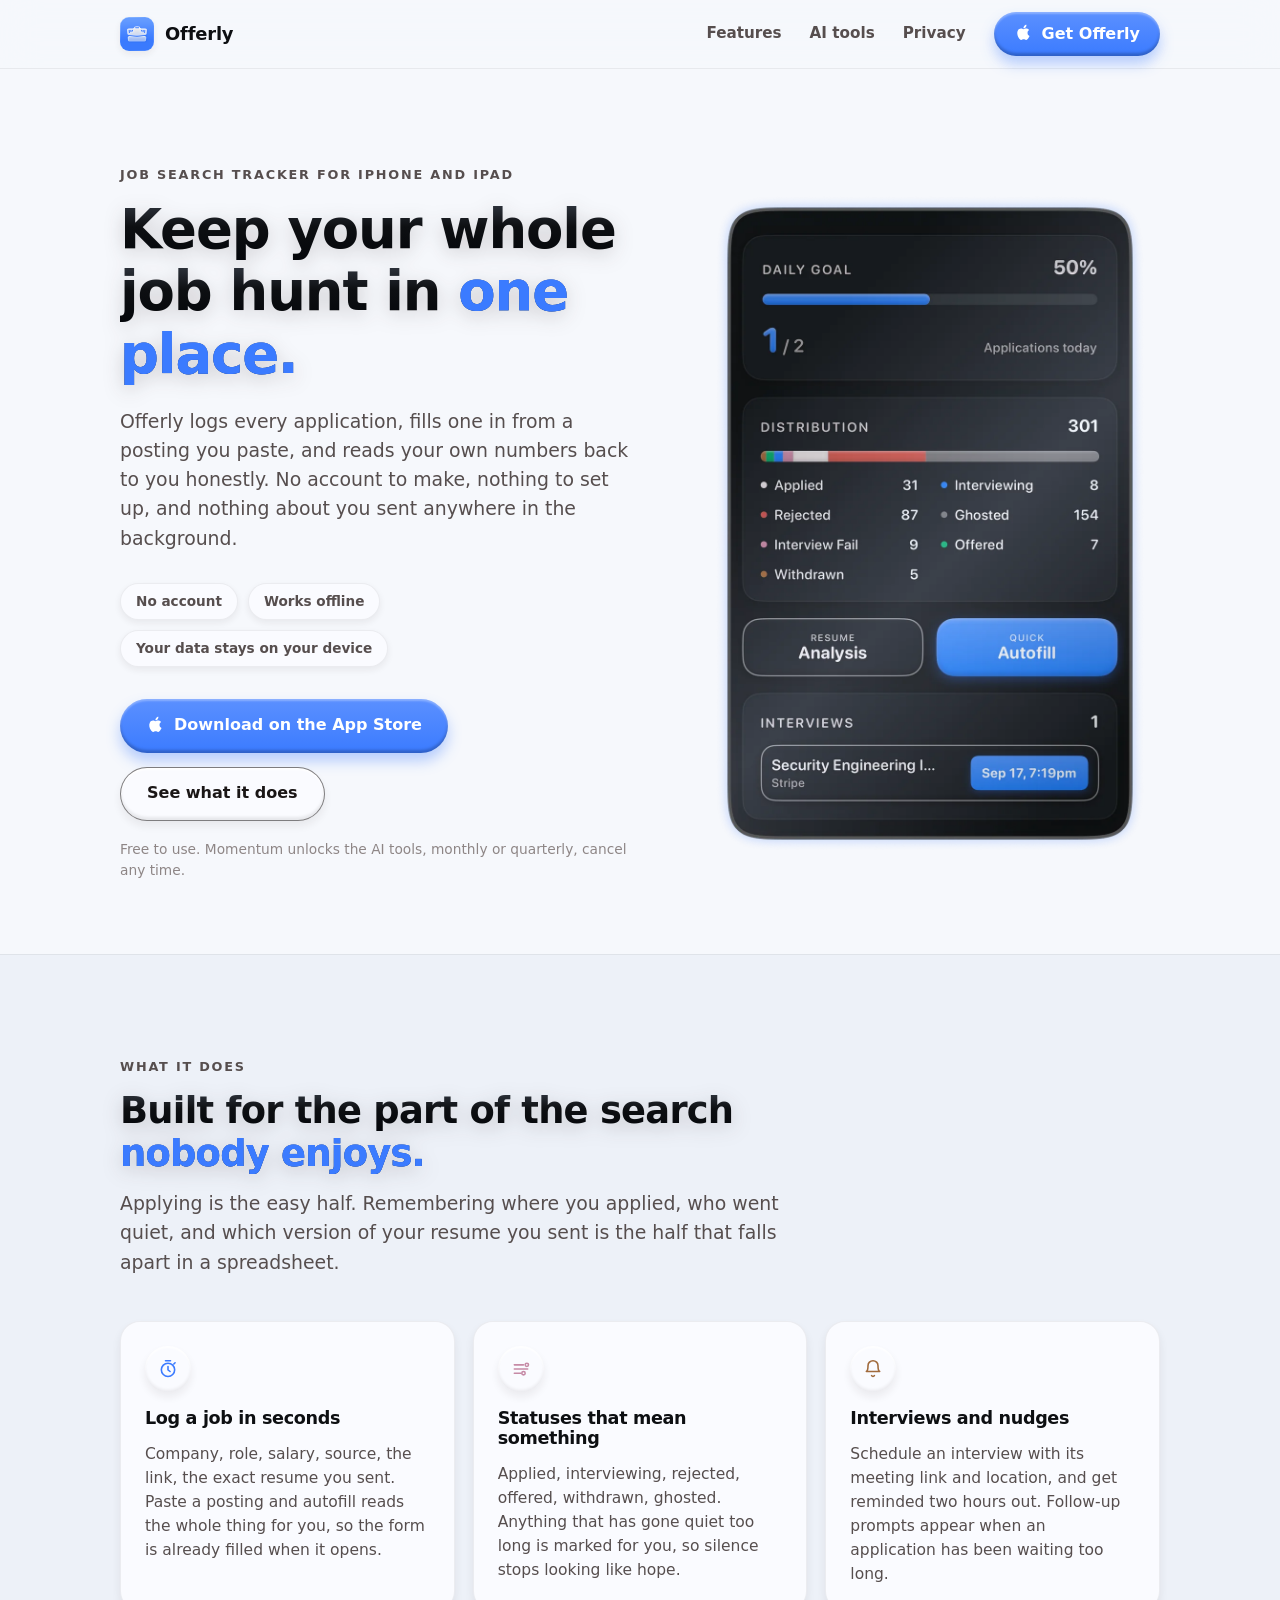
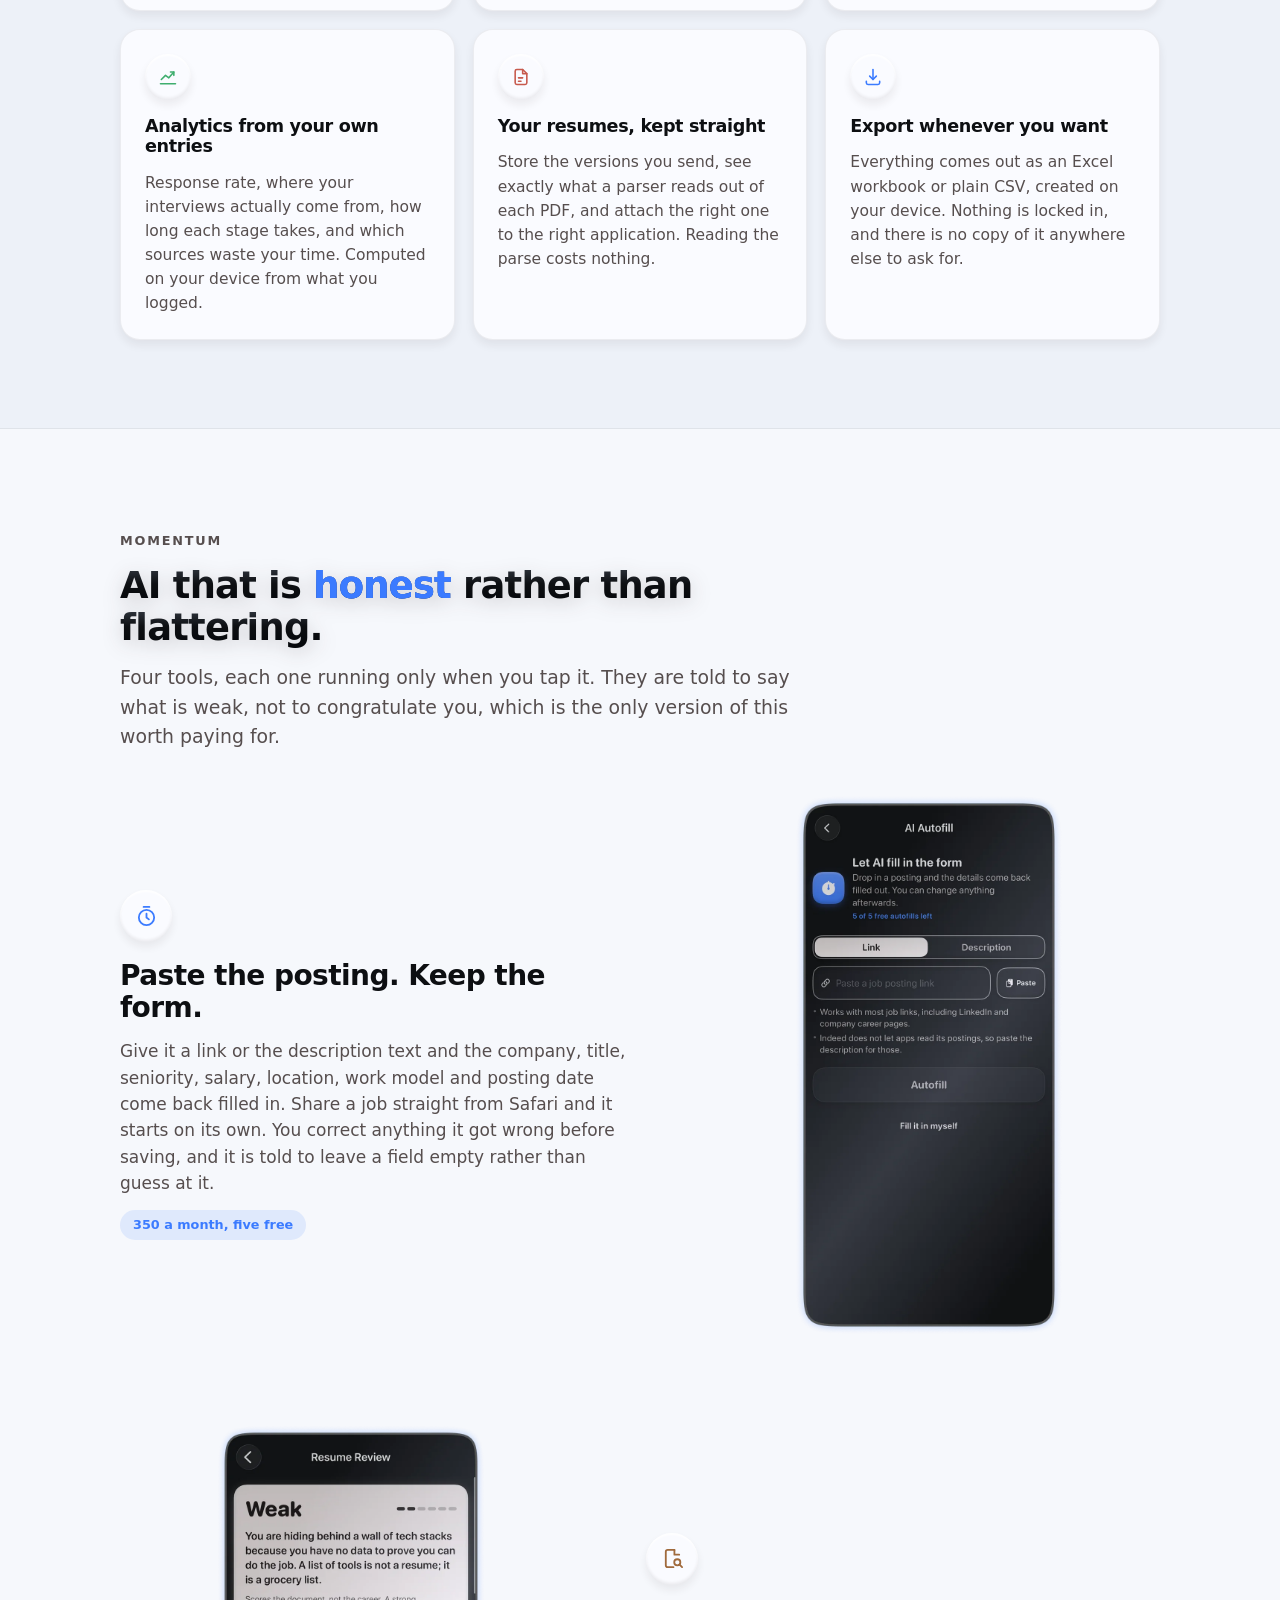
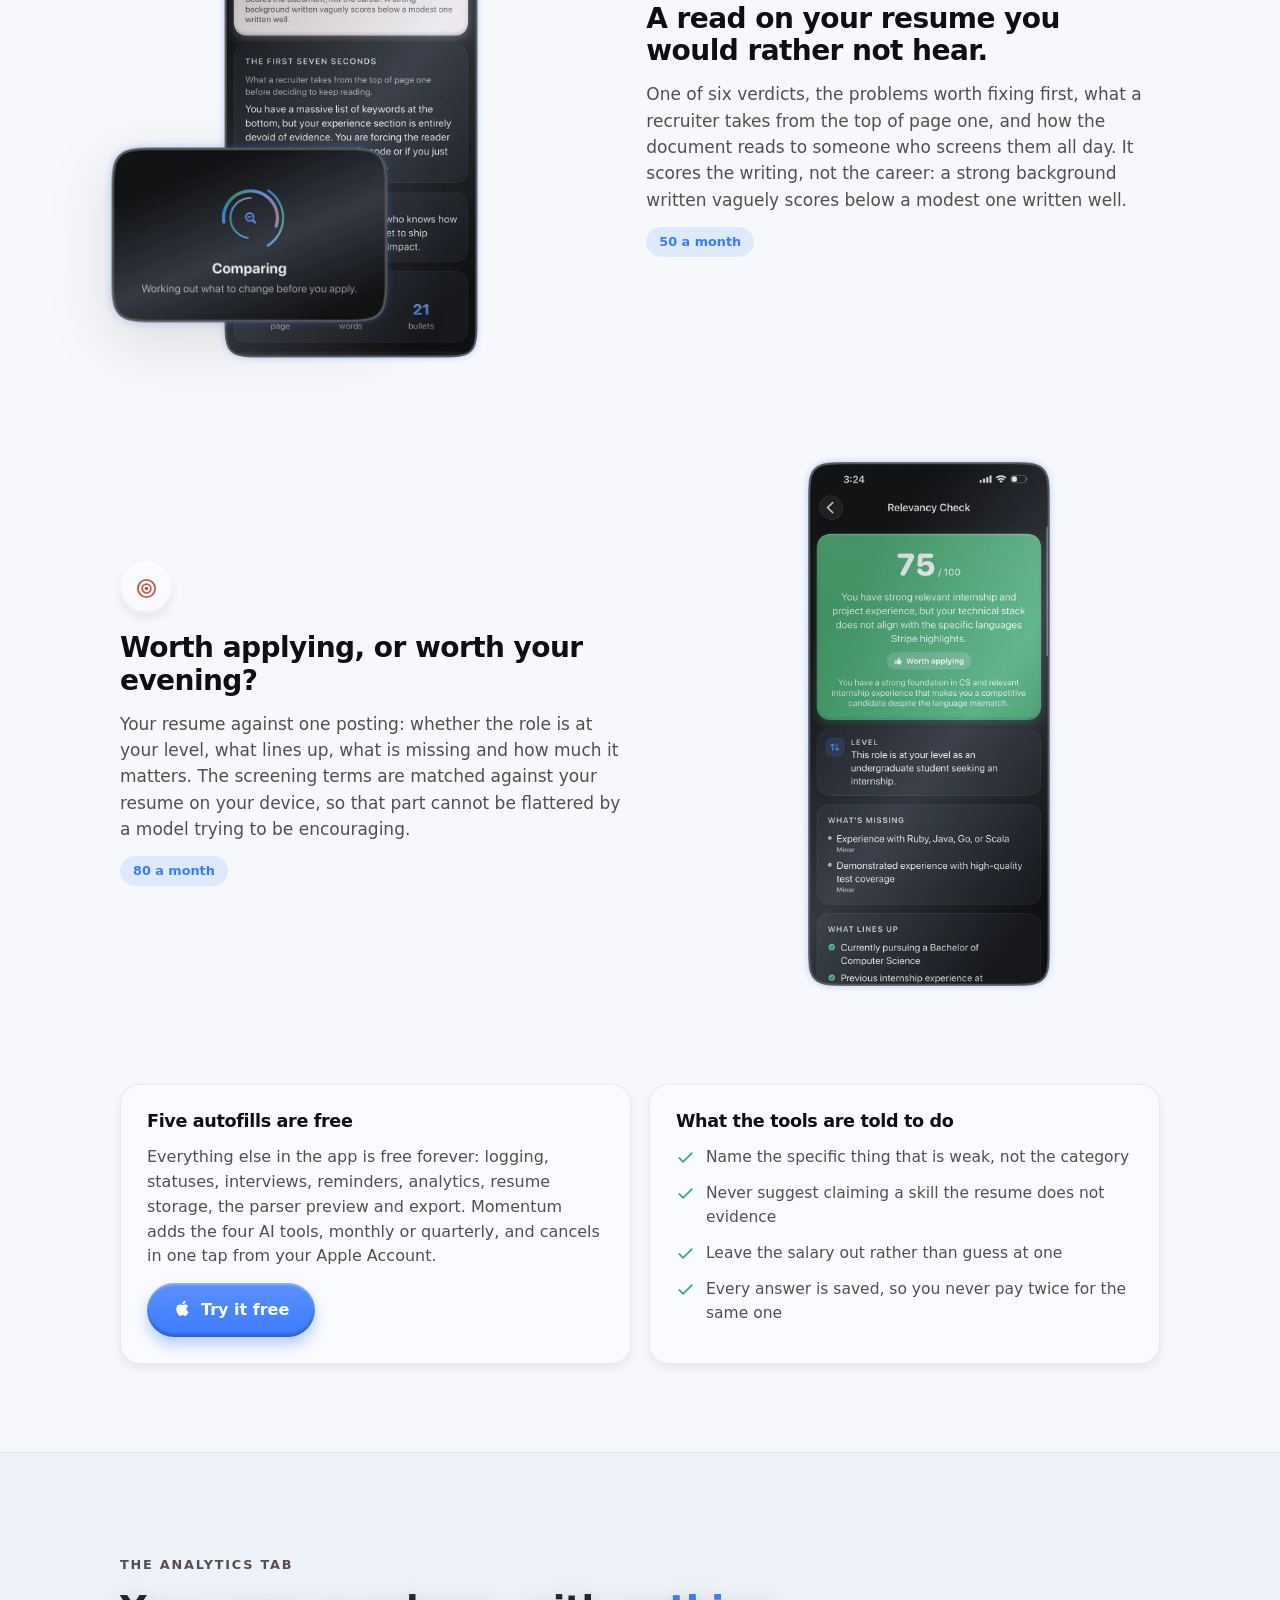
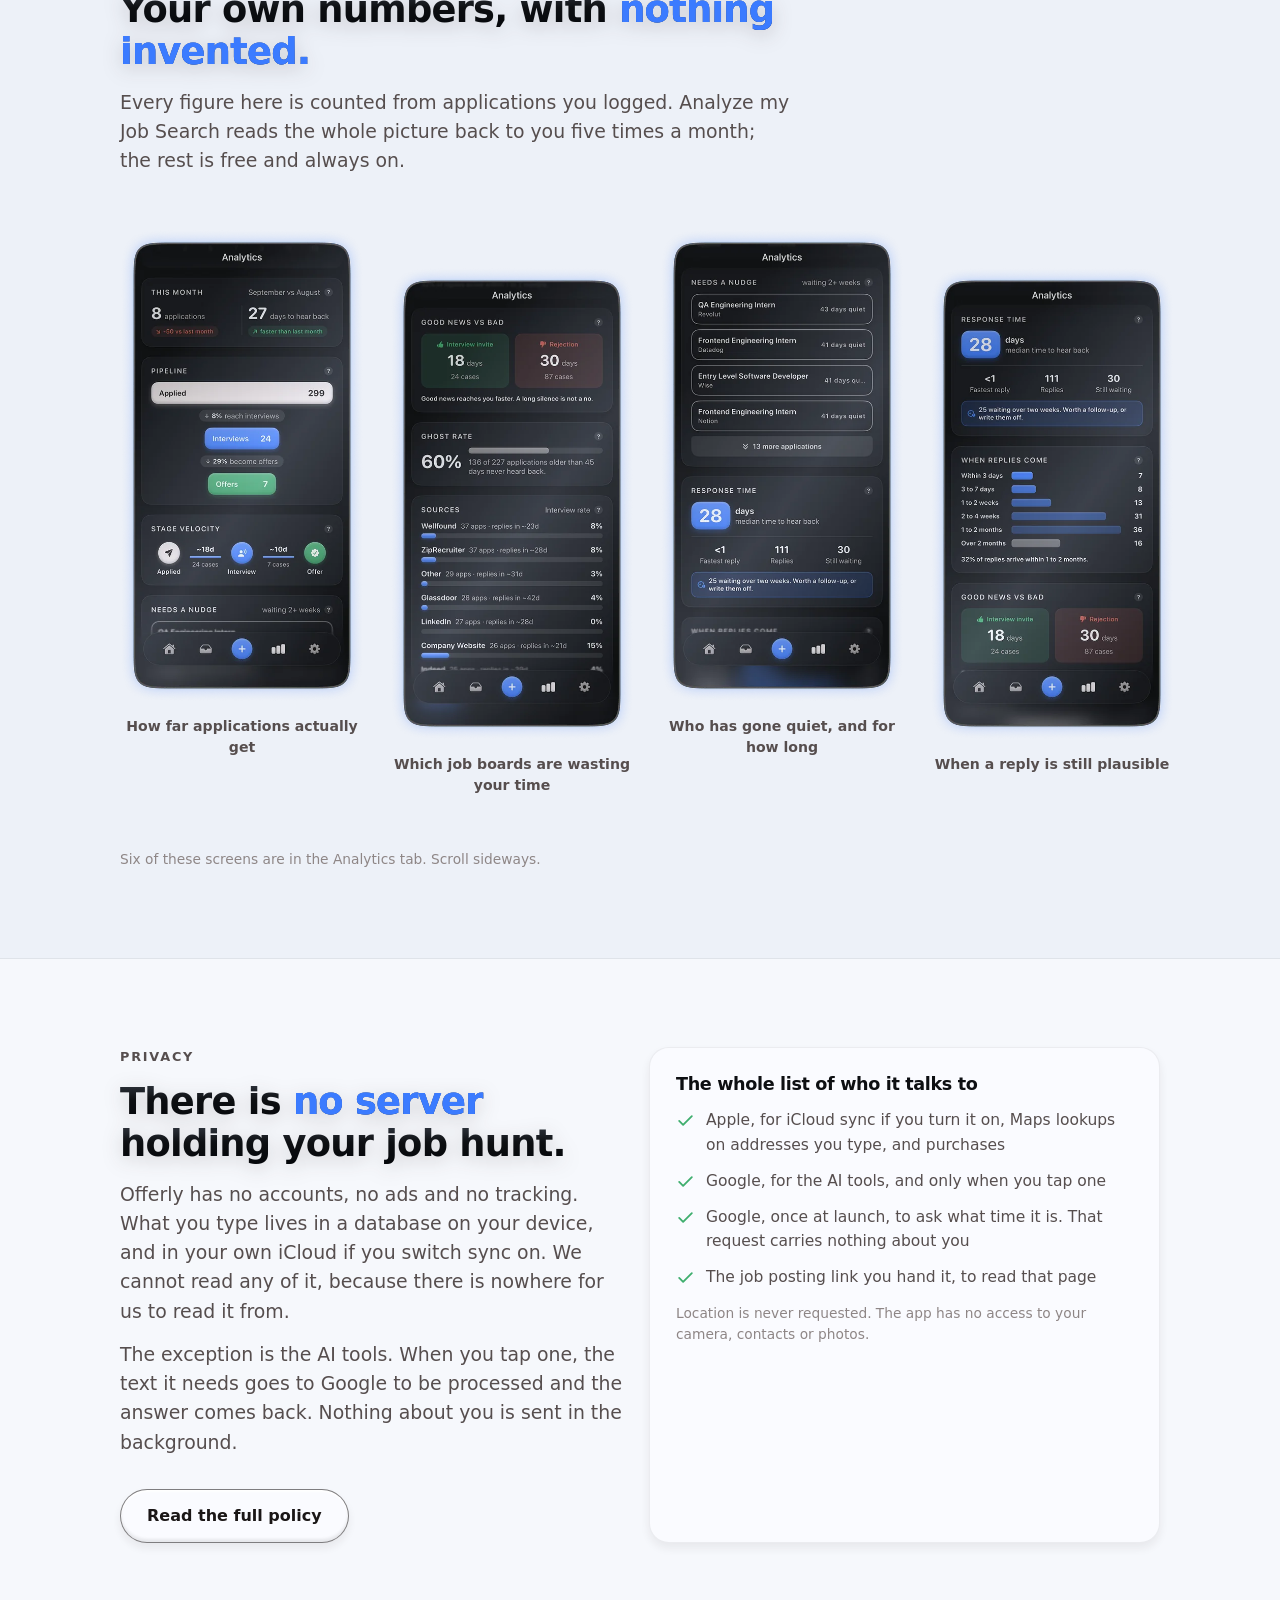
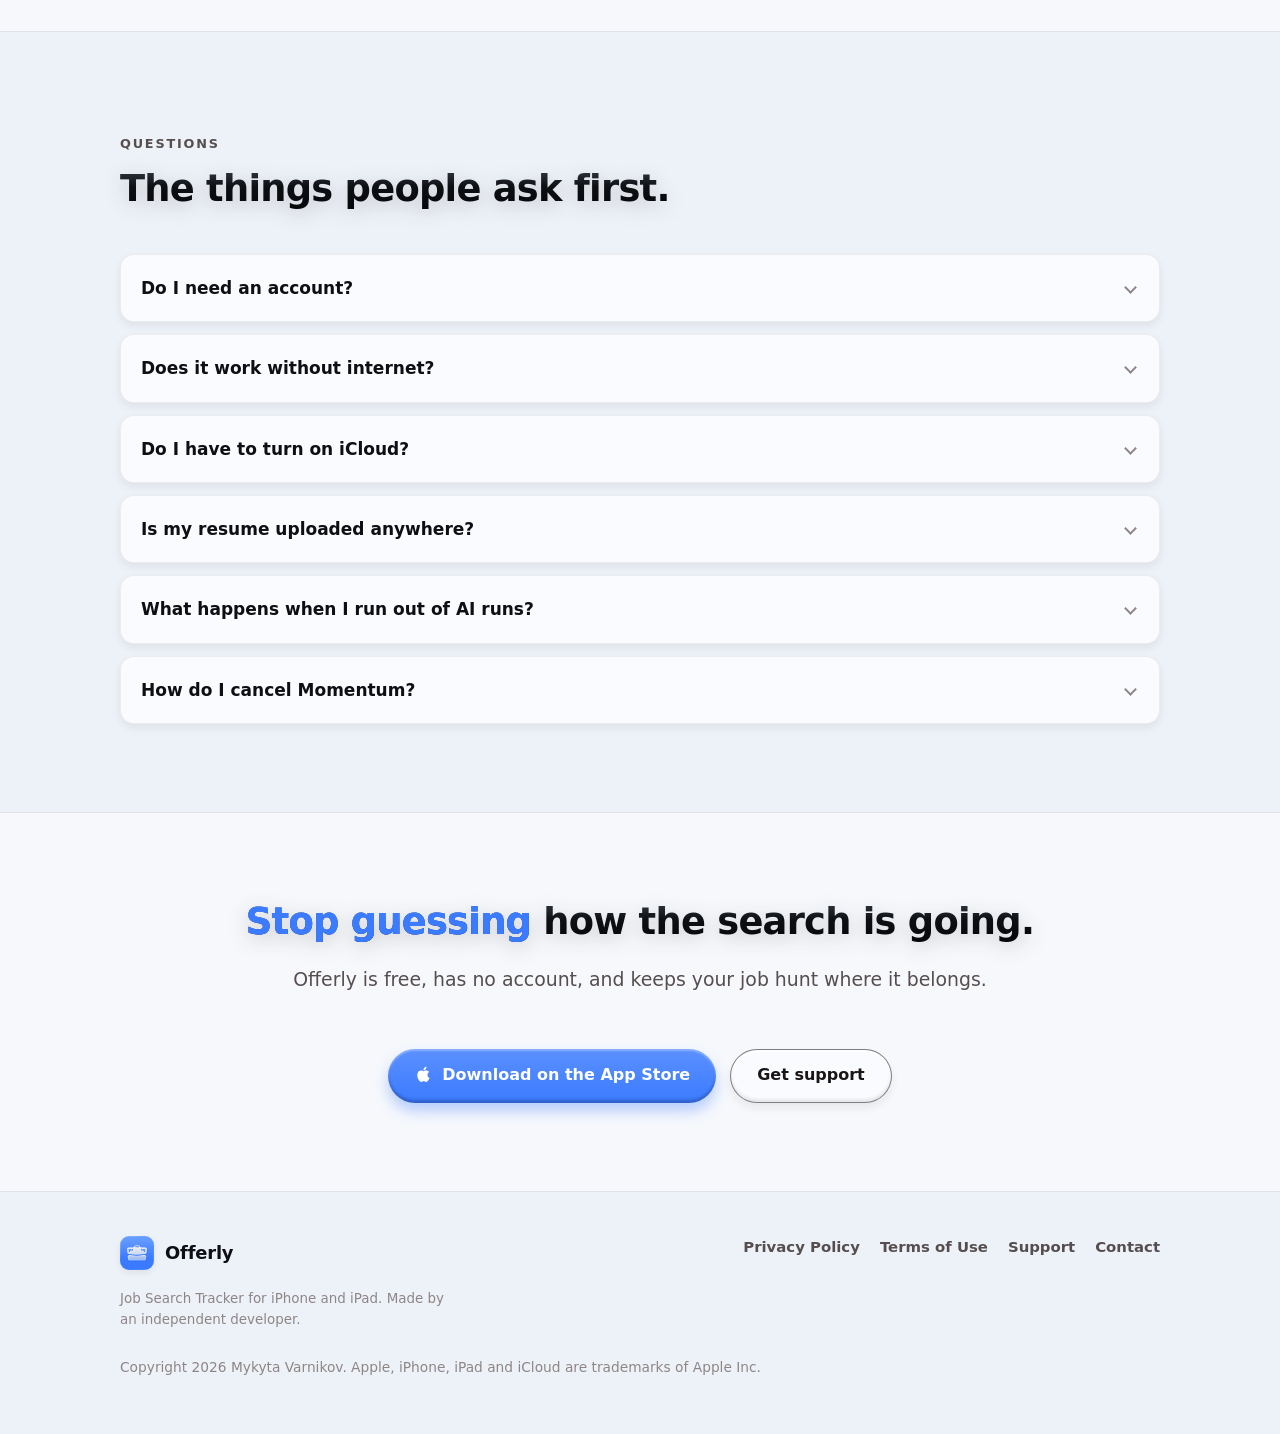
<file: index.html>
<!doctype html>
<html lang="en">
<head>
<meta charset="utf-8">
<meta name="viewport" content="width=device-width, initial-scale=1, viewport-fit=cover">
<title>Offerly — Job Search Tracker for iPhone and iPad</title>
<meta name="description" content="Offerly keeps every job application, interview and resume in one place, fills applications in from a posting, and gives you an honest read on what is working. No account, no ads, no server holding your data.">
<link rel="canonical" href="https://kaisse99.github.io/offerly/">
<meta property="og:type" content="website">
<meta property="og:title" content="Offerly — Job Search Tracker">
<meta property="og:description" content="Every application in one place, filled in from the posting, with an honest read on what is working.">
<meta property="og:image" content="https://kaisse99.github.io/offerly/assets/icon.png">
<meta property="og:url" content="https://kaisse99.github.io/offerly/">
<meta name="twitter:card" content="summary_large_image">
<meta name="theme-color" content="#F6F8FC" media="(prefers-color-scheme: light)">
<meta name="theme-color" content="#0D0F12" media="(prefers-color-scheme: dark)">
<meta name="apple-itunes-app" content="app-id=6758880781">
<link rel="icon" href="assets/icon.png">
<link rel="apple-touch-icon" href="assets/icon.png">
<link rel="stylesheet" href="styles.css">
<script type="application/ld+json">
{
  "@context": "https://schema.org",
  "@type": "SoftwareApplication",
  "name": "Offerly",
  "alternateName": "Offerly \u2014 Job Search Tracker",
  "applicationCategory": "BusinessApplication",
  "applicationSubCategory": "Job Search Tracker",
  "operatingSystem": "iOS 18.0 or later",
  "url": "https://kaisse99.github.io/offerly/",
  "downloadUrl": "https://apps.apple.com/app/offerly/id6758880781",
  "installUrl": "https://apps.apple.com/app/offerly/id6758880781",
  "description": "Offerly keeps every job application, interview and resume in one place, fills an application in from a posting you paste, and reads your own numbers back to you honestly. No account, no ads, and no server holding your data.",
  "author": { "@type": "Person", "name": "Mykyta Varnikov" },
  "offers": { "@type": "Offer", "price": "0", "priceCurrency": "USD" },
  "featureList": [
    "Track every job application, interview and offer",
    "Autofill an application from a job posting link or text",
    "Resume review and relevancy check against a posting",
    "Response rates, ghost rate and pipeline analytics",
    "Interview reminders and follow-up nudges",
    "Export to Excel or CSV, with no account required"
  ],
  "screenshot": [
    "https://kaisse99.github.io/offerly/assets/shots/home.webp",
    "https://kaisse99.github.io/offerly/assets/shots/relevancy.webp",
    "https://kaisse99.github.io/offerly/assets/shots/stats-pipeline.webp"
  ],
  "privacyPolicy": "https://kaisse99.github.io/offerly/privacy.html"
}
</script>
<script type="application/ld+json">
{
  "@context": "https://schema.org",
  "@type": "FAQPage",
  "mainEntity": [
    {
      "@type": "Question",
      "name": "Do I need an account?",
      "acceptedAnswer": {
        "@type": "Answer",
        "text": "No. There is nothing to sign up for and no password. Open the app and start logging."
      }
    },
    {
      "@type": "Question",
      "name": "Does it work without internet?",
      "acceptedAnswer": {
        "@type": "Answer",
        "text": "Everything except the AI tools works offline, including logging, editing, analytics, reminders and export. The AI tools need a connection because the models run on Google's side."
      }
    },
    {
      "@type": "Question",
      "name": "Do I have to turn on iCloud?",
      "acceptedAnswer": {
        "@type": "Answer",
        "text": "No. iCloud sync is a switch in Settings, off unless you turn it on. With it on, your applications follow you to your other devices through your own private iCloud database."
      }
    },
    {
      "@type": "Question",
      "name": "Is my resume uploaded anywhere?",
      "acceptedAnswer": {
        "@type": "Answer",
        "text": "The PDF itself is never uploaded. When you run a tool that needs it, the text read out of that one resume is sent to be processed, and nothing else. The file stays on your device."
      }
    },
    {
      "@type": "Question",
      "name": "What happens when I run out of AI runs?",
      "acceptedAnswer": {
        "@type": "Answer",
        "text": "The tool tells you how many you have left and when the count resets, and the rest of the app carries on as normal. Allowances reset at the start of each month, and a run that fails without being processed is given back."
      }
    },
    {
      "@type": "Question",
      "name": "How do I cancel Momentum?",
      "acceptedAnswer": {
        "@type": "Answer",
        "text": "In the Settings app on your device, under your Apple Account, then Subscriptions. Cancelling stops the renewal and the AI tools keep working until the period you paid for ends."
      }
    }
  ]
}
</script>
</head>
<body>
<a class="skip" href="#main">Skip to content</a>

<header class="site-head">
    <div class="wrap">
        <a class="wordmark" href="./"><img src="assets/icon.png" alt="" width="34" height="34">Offerly</a>
        <nav class="site-nav" aria-label="Primary">
            <a class="hide-sm" href="#features">Features</a>
            <a class="hide-sm" href="#ai">AI tools</a>
            <a class="hide-sm" href="#privacy">Privacy</a>
            <a class="btn btn-cobalt" href="https://apps.apple.com/app/offerly/id6758880781"><svg viewBox="0 0 24 24" aria-hidden="true"><path d="M17.05 12.54c-.02-2.4 1.96-3.55 2.05-3.61-1.12-1.63-2.86-1.86-3.48-1.89-1.48-.15-2.89.87-3.64.87-.75 0-1.91-.85-3.14-.83-1.61.02-3.1.94-3.93 2.38-1.68 2.91-.43 7.21 1.2 9.57.8 1.16 1.75 2.45 3 2.4 1.2-.05 1.66-.78 3.11-.78 1.45 0 1.86.78 3.13.75 1.29-.02 2.11-1.17 2.9-2.34.91-1.34 1.29-2.64 1.31-2.71-.03-.01-2.51-.96-2.53-3.81M14.72 5.4c.66-.81 1.11-1.93.99-3.05-.95.04-2.11.64-2.8 1.44-.61.71-1.15 1.85-1.01 2.94 1.06.08 2.15-.54 2.82-1.33"/></svg>Get Offerly</a>
        </nav>
    </div>
</header>

<main id="main">

<section class="hero">
    <div class="wrap">
        <div>
            <p class="eyebrow">Job Search Tracker for iPhone and iPad</p>
            <h1>Keep your whole job hunt in <span class="lux">one place.</span></h1>
            <p class="lede">Offerly logs every application, fills one in from a posting you paste, and reads your own numbers back to you honestly. No account to make, nothing to set up, and nothing about you sent anywhere in the background.</p>
            <ul class="pill-row">
                <li>No account</li>
                <li>Works offline</li>
                <li>Your data stays on your device</li>
            </ul>
            <div class="hero-actions">
                <a class="btn btn-cobalt" href="https://apps.apple.com/app/offerly/id6758880781"><svg viewBox="0 0 24 24" aria-hidden="true"><path d="M17.05 12.54c-.02-2.4 1.96-3.55 2.05-3.61-1.12-1.63-2.86-1.86-3.48-1.89-1.48-.15-2.89.87-3.64.87-.75 0-1.91-.85-3.14-.83-1.61.02-3.1.94-3.93 2.38-1.68 2.91-.43 7.21 1.2 9.57.8 1.16 1.75 2.45 3 2.4 1.2-.05 1.66-.78 3.11-.78 1.45 0 1.86.78 3.13.75 1.29-.02 2.11-1.17 2.9-2.34.91-1.34 1.29-2.64 1.31-2.71-.03-.01-2.51-.96-2.53-3.81M14.72 5.4c.66-.81 1.11-1.93.99-3.05-.95.04-2.11.64-2.8 1.44-.61.71-1.15 1.85-1.01 2.94 1.06.08 2.15-.54 2.82-1.33"/></svg>Download on the App Store</a>
                <a class="btn btn-outline" href="#features">See what it does</a>
            </div>
            <p class="fine hero-note">Free to use. Momentum unlocks the AI tools, monthly or quarterly, cancel any time.</p>
        </div>

        <div class="hero-art">
            <img src="assets/shots/home.webp" width="900" height="1376" alt="The Offerly home screen: a daily goal of one of two applications, a distribution bar across 301 applications, and an upcoming interview." fetchpriority="high" decoding="async">
        </div>
    </div>
</section>

<section class="band band-sink" id="features">
    <div class="wrap">
        <div class="band-head">
            <p class="eyebrow">What it does</p>
            <h2>Built for the part of the search <span class="lux">nobody enjoys.</span></h2>
            <p class="lede">Applying is the easy half. Remembering where you applied, who went quiet, and which version of your resume you sent is the half that falls apart in a spreadsheet.</p>
        </div>

        <div class="grid">
            <article class="card feature">
                <span class="badge accent"><svg viewBox="0 0 24 24" fill="none" stroke="currentColor" stroke-width="1.9" stroke-linecap="round" stroke-linejoin="round"><circle cx="12" cy="13" r="8"></circle><path d="M12 9v4l2.5 2M9 2h6M19 6l1.5-1.5"></path></svg></span>
                <h3>Log a job in seconds</h3>
                <p>Company, role, salary, source, the link, the exact resume you sent. Paste a posting and autofill reads the whole thing for you, so the form is already filled when it opens.</p>
            </article>

            <article class="card feature">
                <span class="badge rose"><svg viewBox="0 0 24 24" fill="none" stroke="currentColor" stroke-width="1.9" stroke-linecap="round" stroke-linejoin="round"><path d="M4 7h11M4 12h16M4 17h8"></path><circle cx="19" cy="7" r="2"></circle><circle cx="15" cy="17" r="2"></circle></svg></span>
                <h3>Statuses that mean something</h3>
                <p>Applied, interviewing, rejected, offered, withdrawn, ghosted. Anything that has gone quiet too long is marked for you, so silence stops looking like hope.</p>
            </article>

            <article class="card feature">
                <span class="badge amber"><svg viewBox="0 0 24 24" fill="none" stroke="currentColor" stroke-width="1.9" stroke-linecap="round" stroke-linejoin="round"><path d="M18 8A6 6 0 1 0 6 8c0 6-2 7-2 7h16s-2-1-2-7"></path><path d="M10.3 20a2 2 0 0 0 3.4 0"></path></svg></span>
                <h3>Interviews and nudges</h3>
                <p>Schedule an interview with its meeting link and location, and get reminded two hours out. Follow-up prompts appear when an application has been waiting too long.</p>
            </article>

            <article class="card feature">
                <span class="badge green"><svg viewBox="0 0 24 24" fill="none" stroke="currentColor" stroke-width="1.9" stroke-linecap="round" stroke-linejoin="round"><path d="M3 20h18"></path><path d="M4 15l5-5 4 3 6-7"></path><path d="M19 6h-4M19 6v4"></path></svg></span>
                <h3>Analytics from your own entries</h3>
                <p>Response rate, where your interviews actually come from, how long each stage takes, and which sources waste your time. Computed on your device from what you logged.</p>
            </article>

            <article class="card feature">
                <span class="badge rust"><svg viewBox="0 0 24 24" fill="none" stroke="currentColor" stroke-width="1.9" stroke-linecap="round" stroke-linejoin="round"><path d="M14 3H7a2 2 0 0 0-2 2v14a2 2 0 0 0 2 2h10a2 2 0 0 0 2-2V8z"></path><path d="M14 3v5h5M9 13h5M9 17h3"></path></svg></span>
                <h3>Your resumes, kept straight</h3>
                <p>Store the versions you send, see exactly what a parser reads out of each PDF, and attach the right one to the right application. Reading the parse costs nothing.</p>
            </article>

            <article class="card feature">
                <span class="badge accent"><svg viewBox="0 0 24 24" fill="none" stroke="currentColor" stroke-width="1.9" stroke-linecap="round" stroke-linejoin="round"><path d="M12 3v12"></path><path d="M8 11l4 4 4-4"></path><path d="M4 17v2a2 2 0 0 0 2 2h12a2 2 0 0 0 2-2v-2"></path></svg></span>
                <h3>Export whenever you want</h3>
                <p>Everything comes out as an Excel workbook or plain CSV, created on your device. Nothing is locked in, and there is no copy of it anywhere else to ask for.</p>
            </article>
        </div>
    </div>
</section>

<section class="band" id="ai">
    <div class="wrap">
        <div class="band-head">
            <p class="eyebrow">Momentum</p>
            <h2>AI that is <span class="lux">honest</span> rather than flattering.</h2>
            <p class="lede">Four tools, each one running only when you tap it. They are told to say what is weak, not to congratulate you, which is the only version of this worth paying for.</p>
        </div>

        <div class="showcase">
            <div class="showcase-text">
                <span class="badge accent"><svg viewBox="0 0 24 24" fill="none" stroke="currentColor" stroke-width="1.9" stroke-linecap="round" stroke-linejoin="round"><circle cx="12" cy="13" r="8"></circle><path d="M12 9v4l2.5 2M9 2h6"></path></svg></span>
                <h3>Paste the posting. Keep the form.</h3>
                <p>Give it a link or the description text and the company, title, seniority, salary, location, work model and posting date come back filled in. Share a job straight from Safari and it starts on its own. You correct anything it got wrong before saving, and it is told to leave a field empty rather than guess at it.</p>
                <span class="allow">350 a month, five free</span>
            </div>
            <figure class="showcase-art">
                <img src="assets/shots/autofill.webp" width="720" height="1448" alt="The AI Autofill screen with a field for a job posting link and a paste button." loading="lazy" decoding="async">
            </figure>
        </div>

        <div class="showcase flip">
            <div class="showcase-text">
                <span class="badge amber"><svg viewBox="0 0 24 24" fill="none" stroke="currentColor" stroke-width="1.9" stroke-linecap="round" stroke-linejoin="round"><path d="M14 3H7a2 2 0 0 0-2 2v14a2 2 0 0 0 2 2h6"></path><path d="M14 3v5h5"></path><circle cx="17" cy="16" r="3.2"></circle><path d="M19.4 18.4L22 21"></path></svg></span>
                <h3>A read on your resume you would rather not hear.</h3>
                <p>One of six verdicts, the problems worth fixing first, what a recruiter takes from the top of page one, and how the document reads to someone who screens them all day. It scores the writing, not the career: a strong background written vaguely scores below a modest one written well.</p>
                <span class="allow">50 a month</span>
            </div>
            <figure class="showcase-art">
                <img src="assets/shots/review.webp" width="720" height="1452" alt="A resume review scored Weak, with a blunt verdict and a breakdown of the first seven seconds a recruiter spends on it." loading="lazy" decoding="async">
                <img class="chip" src="assets/shots/comparing.webp" width="620" height="408" alt="" loading="lazy" decoding="async">
            </figure>
        </div>

        <div class="showcase">
            <div class="showcase-text">
                <span class="badge rust"><svg viewBox="0 0 24 24" fill="none" stroke="currentColor" stroke-width="1.9" stroke-linecap="round" stroke-linejoin="round"><circle cx="12" cy="12" r="9"></circle><circle cx="12" cy="12" r="4.5"></circle><circle cx="12" cy="12" r="1"></circle></svg></span>
                <h3>Worth applying, or worth your evening?</h3>
                <p>Your resume against one posting: whether the role is at your level, what lines up, what is missing and how much it matters. The screening terms are matched against your resume on your device, so that part cannot be flattered by a model trying to be encouraging.</p>
                <span class="allow">80 a month</span>
            </div>
            <figure class="showcase-art">
                <img src="assets/shots/relevancy.webp" width="720" height="1509" alt="A relevancy check scoring 75 out of 100 and marked Worth applying, with what lines up and what is missing." loading="lazy" decoding="async">
            </figure>
        </div>

        <div class="split" style="margin-top:clamp(44px,7vw,92px)">
            <article class="card note">
                <h3>Five autofills are free</h3>
                <p class="lede" style="font-size:1rem">Everything else in the app is free forever: logging, statuses, interviews, reminders, analytics, resume storage, the parser preview and export. Momentum adds the four AI tools, monthly or quarterly, and cancels in one tap from your Apple Account.</p>
                <a class="btn btn-cobalt" href="https://apps.apple.com/app/offerly/id6758880781" style="justify-self:start"><svg viewBox="0 0 24 24" aria-hidden="true"><path d="M17.05 12.54c-.02-2.4 1.96-3.55 2.05-3.61-1.12-1.63-2.86-1.86-3.48-1.89-1.48-.15-2.89.87-3.64.87-.75 0-1.91-.85-3.14-.83-1.61.02-3.1.94-3.93 2.38-1.68 2.91-.43 7.21 1.2 9.57.8 1.16 1.75 2.45 3 2.4 1.2-.05 1.66-.78 3.11-.78 1.45 0 1.86.78 3.13.75 1.29-.02 2.11-1.17 2.9-2.34.91-1.34 1.29-2.64 1.31-2.71-.03-.01-2.51-.96-2.53-3.81M14.72 5.4c.66-.81 1.11-1.93.99-3.05-.95.04-2.11.64-2.8 1.44-.61.71-1.15 1.85-1.01 2.94 1.06.08 2.15-.54 2.82-1.33"/></svg>Try it free</a>
            </article>
            <article class="card note">
                <h3>What the tools are told to do</h3>
                <ul class="checks">
                    <li><svg viewBox="0 0 24 24" fill="none" stroke="currentColor" stroke-width="2.3" stroke-linecap="round" stroke-linejoin="round"><path d="M4 12.5l5 5L20 6.5"></path></svg>Name the specific thing that is weak, not the category</li>
                    <li><svg viewBox="0 0 24 24" fill="none" stroke="currentColor" stroke-width="2.3" stroke-linecap="round" stroke-linejoin="round"><path d="M4 12.5l5 5L20 6.5"></path></svg>Never suggest claiming a skill the resume does not evidence</li>
                    <li><svg viewBox="0 0 24 24" fill="none" stroke="currentColor" stroke-width="2.3" stroke-linecap="round" stroke-linejoin="round"><path d="M4 12.5l5 5L20 6.5"></path></svg>Leave the salary out rather than guess at one</li>
                    <li><svg viewBox="0 0 24 24" fill="none" stroke="currentColor" stroke-width="2.3" stroke-linecap="round" stroke-linejoin="round"><path d="M4 12.5l5 5L20 6.5"></path></svg>Every answer is saved, so you never pay twice for the same one</li>
                </ul>
            </article>
        </div>
    </div>
</section>

<section class="band band-sink" id="screens">
    <div class="wrap">
        <div class="band-head">
            <p class="eyebrow">The Analytics tab</p>
            <h2>Your own numbers, with <span class="lux">nothing invented.</span></h2>
            <p class="lede">Every figure here is counted from applications you logged. Analyze my Job Search reads the whole picture back to you five times a month; the rest is free and always on.</p>
        </div>
    </div>

    <div class="wrap">
        <div class="rail">
            <figure class="rail-item">
                <img src="assets/shots/stats-pipeline.webp" width="480" height="929" alt="This month against last, a pipeline from 299 applied to 24 interviews to 7 offers, and stage velocity." loading="lazy" decoding="async">
                <figcaption>How far applications actually get</figcaption>
            </figure>
            <figure class="rail-item">
                <img src="assets/shots/stats-sources.webp" width="480" height="929" alt="Interview invites arriving in 18 days against rejections in 30, a 60 percent ghost rate, and interview rates by source." loading="lazy" decoding="async">
                <figcaption>Which job boards are wasting your time</figcaption>
            </figure>
            <figure class="rail-item">
                <img src="assets/shots/stats-nudge.webp" width="480" height="929" alt="Four applications quiet for over forty days, and a median response time of 28 days." loading="lazy" decoding="async">
                <figcaption>Who has gone quiet, and for how long</figcaption>
            </figure>
            <figure class="rail-item">
                <img src="assets/shots/stats-response.webp" width="480" height="929" alt="A breakdown of when replies come, from within three days to over two months." loading="lazy" decoding="async">
                <figcaption>When a reply is still plausible</figcaption>
            </figure>
            <figure class="rail-item">
                <img src="assets/shots/stats-shape.webp" width="480" height="929" alt="Interview rates for on-site, remote and hybrid roles, by seniority, and by how early you applied." loading="lazy" decoding="async">
                <figcaption>What kind of role replies to you</figcaption>
            </figure>
            <figure class="rail-item">
                <img src="assets/shots/stats-activity.webp" width="480" height="929" alt="Applications per day over two weeks, and this month measured against last month." loading="lazy" decoding="async">
                <figcaption>Whether you are keeping the pace</figcaption>
            </figure>
            <figure class="rail-item">
                <img src="assets/shots/logs.webp" width="620" height="1221" alt="The Logs tab filtered to interviewing, showing four applications with salaries and dates." loading="lazy" decoding="async">
                <figcaption>Every application, searchable</figcaption>
            </figure>
            <figure class="rail-item">
                <img src="assets/shots/details.webp" width="620" height="1245" alt="An application detail screen for a Stripe internship with salary, source, work arrangement and posting age." loading="lazy" decoding="async">
                <figcaption>Everything you saved about one job</figcaption>
            </figure>
        </div>
        <p class="fine rail-hint">Six of these screens are in the Analytics tab. Scroll sideways.</p>
    </div>
</section>

<section class="band" id="privacy">
    <div class="wrap">
        <div class="split">
            <div>
                <p class="eyebrow">Privacy</p>
                <h2>There is <span class="lux">no server</span> holding your job hunt.</h2>
                <p class="lede" style="margin-top:14px">Offerly has no accounts, no ads and no tracking. What you type lives in a database on your device, and in your own iCloud if you switch sync on. We cannot read any of it, because there is nowhere for us to read it from.</p>
                <p class="lede" style="margin-top:14px">The exception is the AI tools. When you tap one, the text it needs goes to Google to be processed and the answer comes back. Nothing about you is sent in the background.</p>
                <div class="hero-actions">
                    <a class="btn btn-outline" href="privacy.html">Read the full policy</a>
                </div>
            </div>
            <article class="card note">
                <h3>The whole list of who it talks to</h3>
                <ul class="checks">
                    <li><svg viewBox="0 0 24 24" fill="none" stroke="currentColor" stroke-width="2.3" stroke-linecap="round" stroke-linejoin="round"><path d="M4 12.5l5 5L20 6.5"></path></svg>Apple, for iCloud sync if you turn it on, Maps lookups on addresses you type, and purchases</li>
                    <li><svg viewBox="0 0 24 24" fill="none" stroke="currentColor" stroke-width="2.3" stroke-linecap="round" stroke-linejoin="round"><path d="M4 12.5l5 5L20 6.5"></path></svg>Google, for the AI tools, and only when you tap one</li>
                    <li><svg viewBox="0 0 24 24" fill="none" stroke="currentColor" stroke-width="2.3" stroke-linecap="round" stroke-linejoin="round"><path d="M4 12.5l5 5L20 6.5"></path></svg>Google, once at launch, to ask what time it is. That request carries nothing about you</li>
                    <li><svg viewBox="0 0 24 24" fill="none" stroke="currentColor" stroke-width="2.3" stroke-linecap="round" stroke-linejoin="round"><path d="M4 12.5l5 5L20 6.5"></path></svg>The job posting link you hand it, to read that page</li>
                </ul>
                <p class="fine">Location is never requested. The app has no access to your camera, contacts or photos.</p>
            </article>
        </div>
    </div>
</section>

<section class="band band-sink">
    <div class="wrap">
        <div class="band-head">
            <p class="eyebrow">Questions</p>
            <h2>The things people ask first.</h2>
        </div>

        <details class="faq">
            <summary>Do I need an account?</summary>
            <p>No. There is nothing to sign up for and no password. Open the app and start logging.</p>
        </details>
        <details class="faq">
            <summary>Does it work without internet?</summary>
            <p>Everything except the AI tools works offline, including logging, editing, analytics, reminders and export. The AI tools need a connection because the models run on Google's side.</p>
        </details>
        <details class="faq">
            <summary>Do I have to turn on iCloud?</summary>
            <p>No. iCloud sync is a switch in Settings, off unless you turn it on. With it on, your applications follow you to your other devices through your own private iCloud database.</p>
        </details>
        <details class="faq">
            <summary>Is my resume uploaded anywhere?</summary>
            <p>The PDF itself is never uploaded. When you run a tool that needs it, the text read out of that one resume is sent to be processed, and nothing else. The file stays on your device.</p>
        </details>
        <details class="faq">
            <summary>What happens when I run out of AI runs?</summary>
            <p>The tool tells you how many you have left and when the count resets, and the rest of the app carries on as normal. Allowances reset at the start of each month, and a run that fails without being processed is given back.</p>
        </details>
        <details class="faq">
            <summary>How do I cancel Momentum?</summary>
            <p>In the Settings app on your device, under your Apple Account, then Subscriptions. Cancelling stops the renewal and the AI tools keep working until the period you paid for ends.</p>
        </details>
    </div>
</section>

<section class="band">
    <div class="wrap cta">
        <h2><span class="lux">Stop guessing</span> how the search is going.</h2>
        <p class="lede" style="text-align:center">Offerly is free, has no account, and keeps your job hunt where it belongs.</p>
        <div class="hero-actions">
            <a class="btn btn-cobalt" href="https://apps.apple.com/app/offerly/id6758880781"><svg viewBox="0 0 24 24" aria-hidden="true"><path d="M17.05 12.54c-.02-2.4 1.96-3.55 2.05-3.61-1.12-1.63-2.86-1.86-3.48-1.89-1.48-.15-2.89.87-3.64.87-.75 0-1.91-.85-3.14-.83-1.61.02-3.1.94-3.93 2.38-1.68 2.91-.43 7.21 1.2 9.57.8 1.16 1.75 2.45 3 2.4 1.2-.05 1.66-.78 3.11-.78 1.45 0 1.86.78 3.13.75 1.29-.02 2.11-1.17 2.9-2.34.91-1.34 1.29-2.64 1.31-2.71-.03-.01-2.51-.96-2.53-3.81M14.72 5.4c.66-.81 1.11-1.93.99-3.05-.95.04-2.11.64-2.8 1.44-.61.71-1.15 1.85-1.01 2.94 1.06.08 2.15-.54 2.82-1.33"/></svg>Download on the App Store</a>
            <a class="btn btn-outline" href="support.html">Get support</a>
        </div>
    </div>
</section>

</main>

<footer class="site-foot">
    <div class="wrap">
        <div>
            <a class="wordmark" href="./"><img src="assets/icon.png" alt="" width="34" height="34">Offerly</a>
            <p class="foot-note" style="margin-top:12px">Job Search Tracker for iPhone and iPad. Made by an independent developer.</p>
        </div>
        <nav class="foot-links" aria-label="Footer">
            <a href="privacy.html">Privacy Policy</a>
            <a href="terms.html">Terms of Use</a>
            <a href="support.html">Support</a>
            <a href="mailto:privacy.offerly@gmail.com">Contact</a>
        </nav>
    </div>
    <div class="wrap" style="margin-top:26px">
        <p class="fine">Copyright 2026 Mykyta Varnikov. Apple, iPhone, iPad and iCloud are trademarks of Apple Inc.</p>
    </div>
</footer>

</body>
</html>
</file>
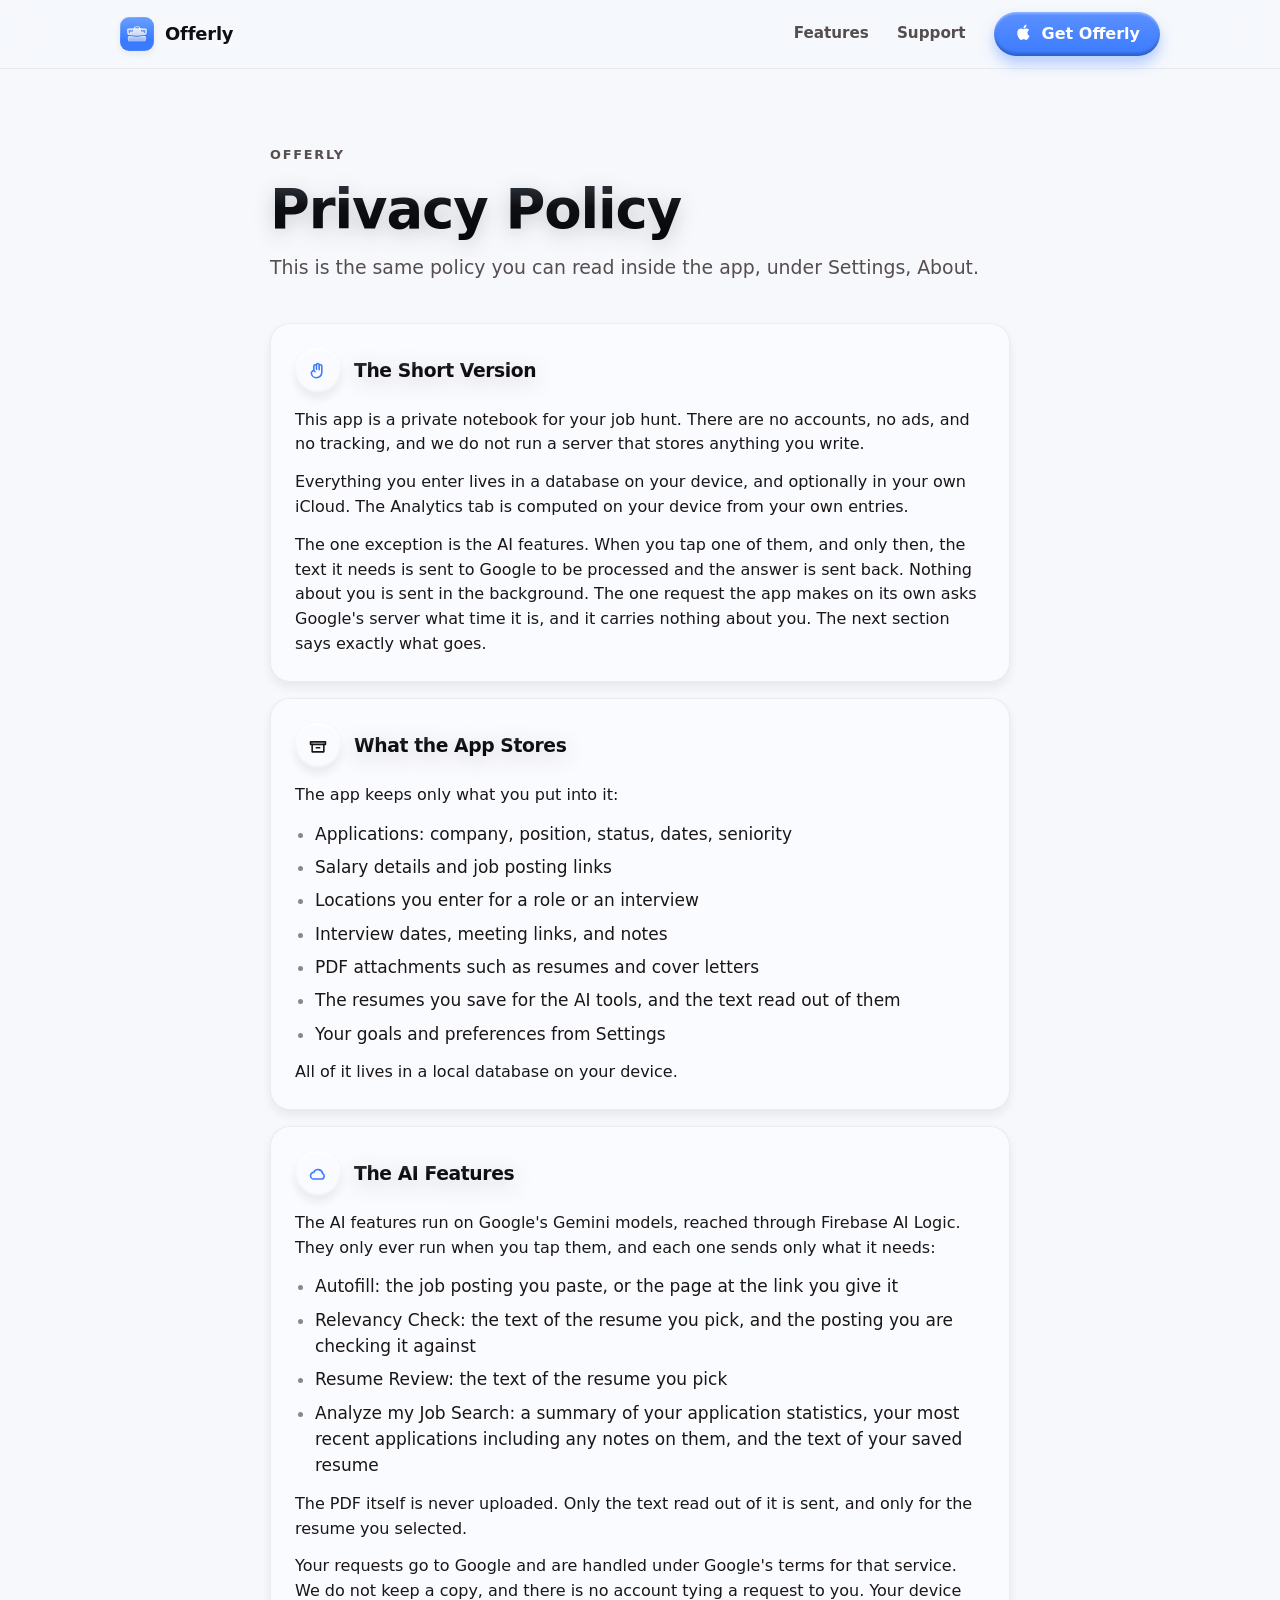
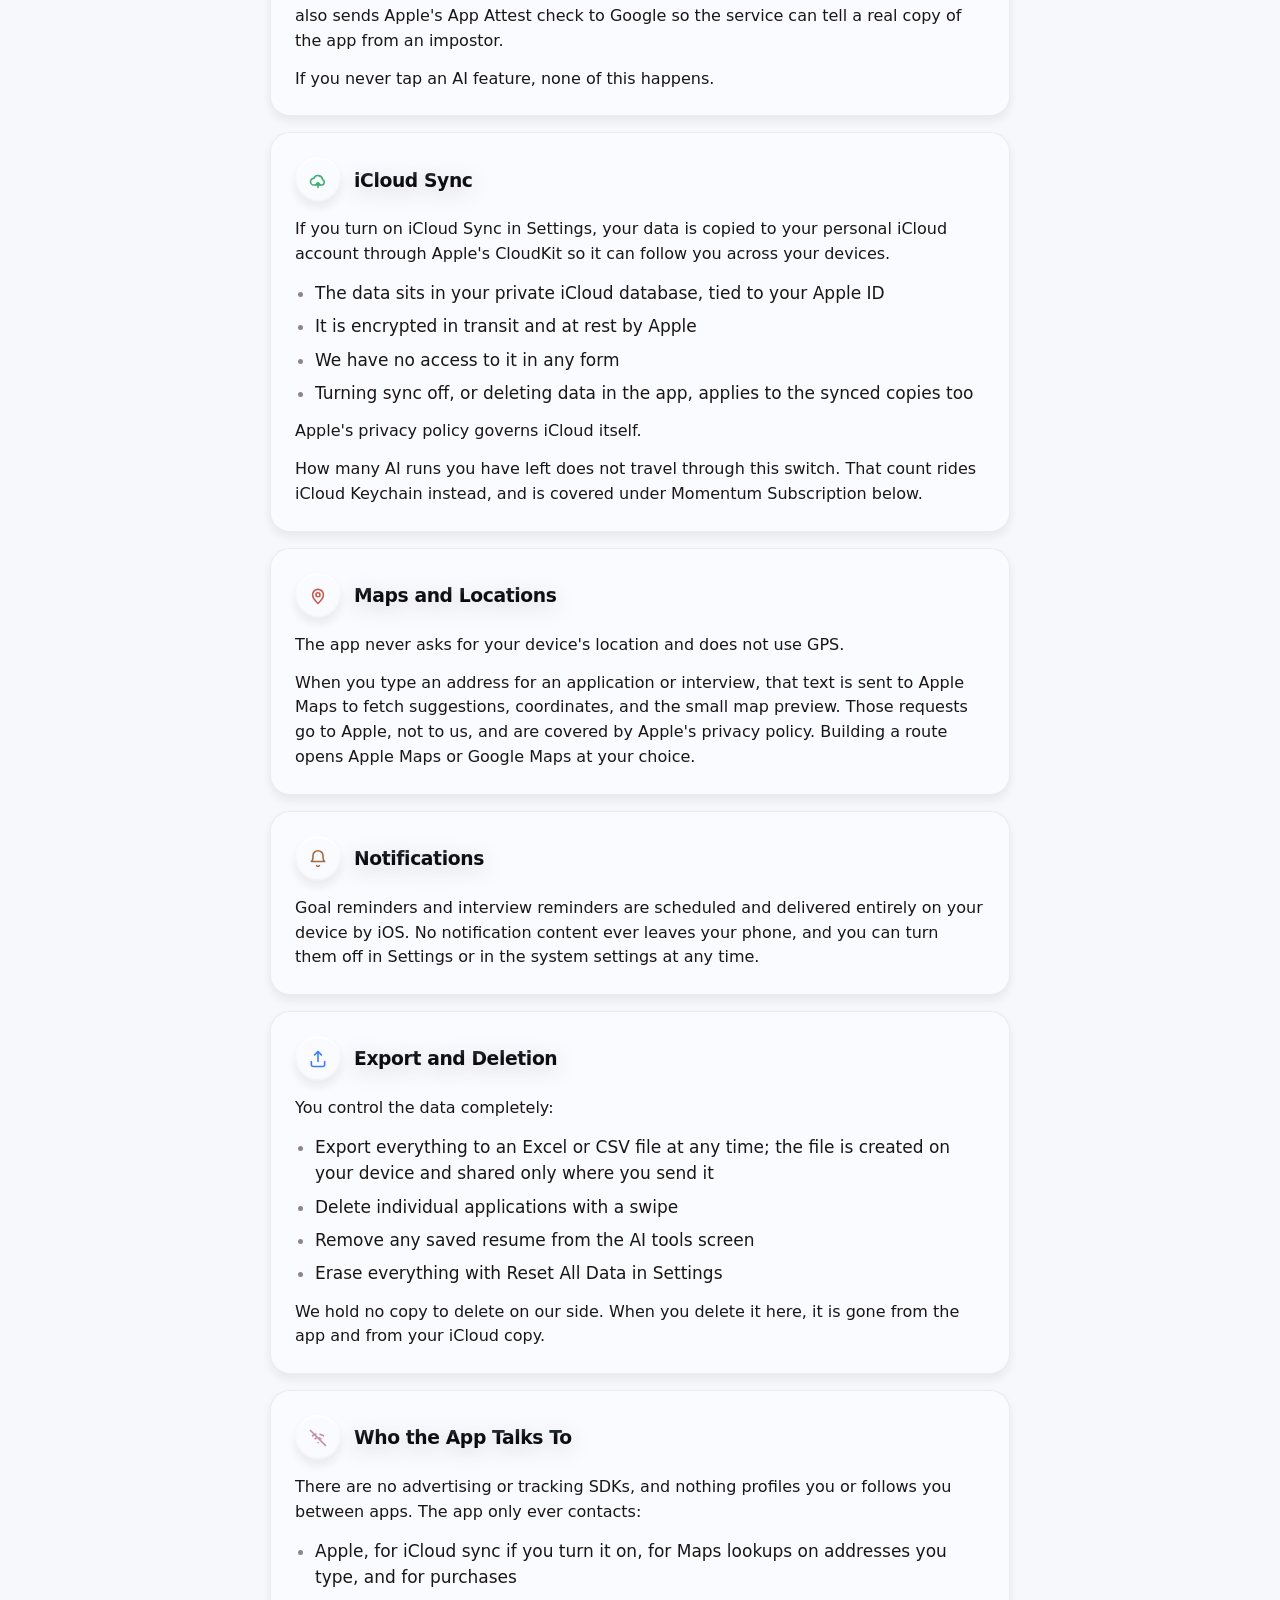
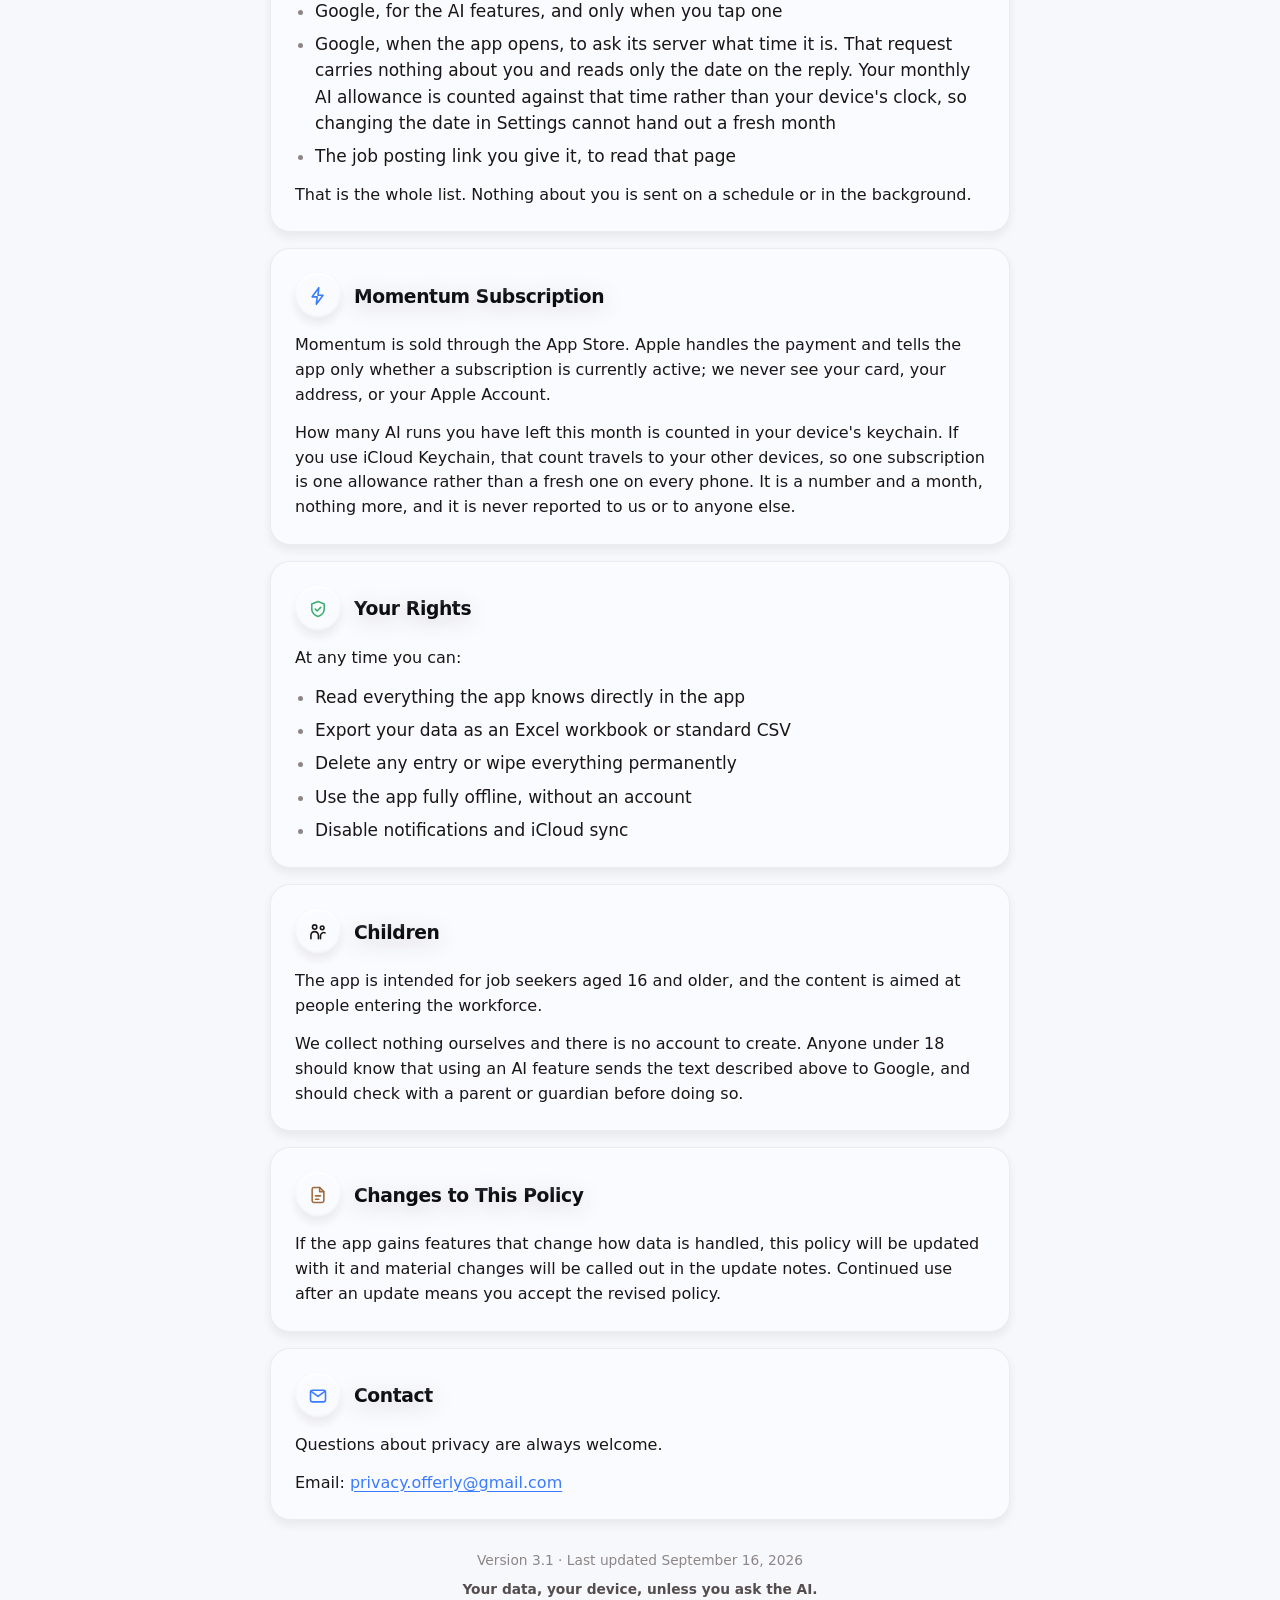
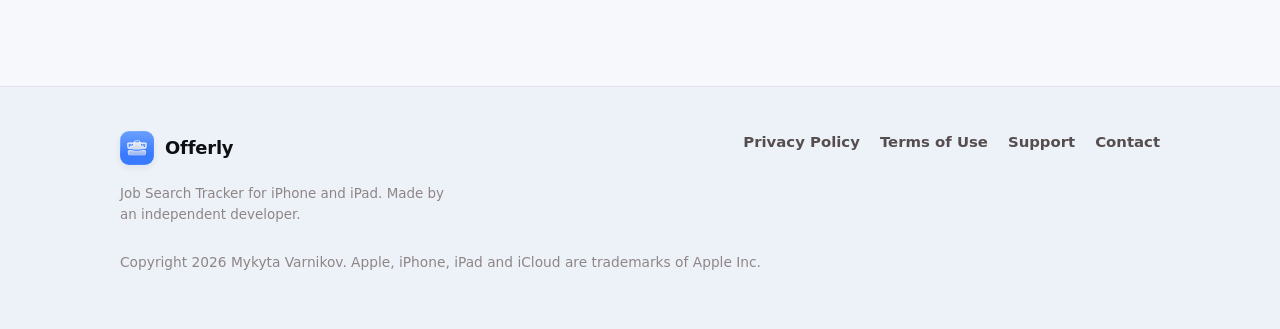
<file: privacy.html>
<!doctype html>
<html lang="en">
<head>
<meta charset="utf-8">
<meta name="viewport" content="width=device-width, initial-scale=1, viewport-fit=cover">
<title>Privacy Policy — Offerly</title>
<meta name="description" content="Offerly's privacy policy: no accounts, no ads, no tracking, and no server holding your job hunt. What the app stores, what the AI tools send, and how to delete it all.">
<link rel="canonical" href="https://kaisse99.github.io/offerly/privacy.html">
<meta name="theme-color" content="#F6F8FC" media="(prefers-color-scheme: light)">
<meta name="theme-color" content="#0D0F12" media="(prefers-color-scheme: dark)">
<meta name="apple-itunes-app" content="app-id=6758880781">
<link rel="icon" href="assets/icon.png">
<link rel="apple-touch-icon" href="assets/icon.png">
<link rel="stylesheet" href="styles.css">
</head>
<body>
<a class="skip" href="#main">Skip to content</a>

<header class="site-head">
    <div class="wrap">
        <a class="wordmark" href="./"><img src="assets/icon.png" alt="" width="34" height="34">Offerly</a>
        <nav class="site-nav" aria-label="Primary">
            <a class="hide-sm" href="./#features">Features</a>
            <a class="hide-sm" href="support.html">Support</a>
            <a class="btn btn-cobalt" href="https://apps.apple.com/app/offerly/id6758880781"><svg viewBox="0 0 24 24" aria-hidden="true"><path d="M17.05 12.54c-.02-2.4 1.96-3.55 2.05-3.61-1.12-1.63-2.86-1.86-3.48-1.89-1.48-.15-2.89.87-3.64.87-.75 0-1.91-.85-3.14-.83-1.61.02-3.1.94-3.93 2.38-1.68 2.91-.43 7.21 1.2 9.57.8 1.16 1.75 2.45 3 2.4 1.2-.05 1.66-.78 3.11-.78 1.45 0 1.86.78 3.13.75 1.29-.02 2.11-1.17 2.9-2.34.91-1.34 1.29-2.64 1.31-2.71-.03-.01-2.51-.96-2.53-3.81M14.72 5.4c.66-.81 1.11-1.93.99-3.05-.95.04-2.11.64-2.8 1.44-.61.71-1.15 1.85-1.01 2.94 1.06.08 2.15-.54 2.82-1.33"/></svg>Get Offerly</a>
        </nav>
    </div>
</header>

<main id="main" class="doc">
    <div class="wrap">
        <div class="doc-head">
            <p class="eyebrow">Offerly</p>
            <h1>Privacy Policy</h1>
            <p class="lede">This is the same policy you can read inside the app, under Settings, About.</p>
        </div>

        <div class="policy">

            <article class="card">
                <div class="policy-head">
                    <span class="badge accent"><svg viewBox="0 0 24 24" fill="none" stroke="currentColor" stroke-width="1.9" stroke-linecap="round" stroke-linejoin="round"><path d="M7 11V6a1.6 1.6 0 0 1 3.2 0v4M10.2 10V4.6a1.6 1.6 0 0 1 3.2 0V10M13.4 10.4V6a1.6 1.6 0 0 1 3.2 0v7.5a6.5 6.5 0 0 1-6.5 6.5A6.1 6.1 0 0 1 4 14l1-1.6a1.7 1.7 0 0 1 2.3-.5l1.1.8"></path></svg></span>
                    <h2>The Short Version</h2>
                </div>
                <p>This app is a private notebook for your job hunt. There are no accounts, no ads, and no tracking, and we do not run a server that stores anything you write.</p>
                <p>Everything you enter lives in a database on your device, and optionally in your own iCloud. The Analytics tab is computed on your device from your own entries.</p>
                <p>The one exception is the AI features. When you tap one of them, and only then, the text it needs is sent to Google to be processed and the answer is sent back. Nothing about you is sent in the background. The one request the app makes on its own asks Google's server what time it is, and it carries nothing about you. The next section says exactly what goes.</p>
            </article>

            <article class="card">
                <div class="policy-head">
                    <span class="badge"><svg viewBox="0 0 24 24" fill="none" stroke="currentColor" stroke-width="1.9" stroke-linecap="round" stroke-linejoin="round"><path d="M3 7h18v3H3z"></path><path d="M5 10v9h14v-9"></path><path d="M10 14h4"></path></svg></span>
                    <h2>What the App Stores</h2>
                </div>
                <p>The app keeps only what you put into it:</p>
                <ul>
                    <li>Applications: company, position, status, dates, seniority</li>
                    <li>Salary details and job posting links</li>
                    <li>Locations you enter for a role or an interview</li>
                    <li>Interview dates, meeting links, and notes</li>
                    <li>PDF attachments such as resumes and cover letters</li>
                    <li>The resumes you save for the AI tools, and the text read out of them</li>
                    <li>Your goals and preferences from Settings</li>
                </ul>
                <p>All of it lives in a local database on your device.</p>
            </article>

            <article class="card">
                <div class="policy-head">
                    <span class="badge accent"><svg viewBox="0 0 24 24" fill="none" stroke="currentColor" stroke-width="1.9" stroke-linecap="round" stroke-linejoin="round"><path d="M7 18a4 4 0 0 1 0-8 5.5 5.5 0 0 1 10.5 1.5A3.5 3.5 0 0 1 17 18z"></path></svg></span>
                    <h2>The AI Features</h2>
                </div>
                <p>The AI features run on Google's Gemini models, reached through Firebase AI Logic. They only ever run when you tap them, and each one sends only what it needs:</p>
                <ul>
                    <li>Autofill: the job posting you paste, or the page at the link you give it</li>
                    <li>Relevancy Check: the text of the resume you pick, and the posting you are checking it against</li>
                    <li>Resume Review: the text of the resume you pick</li>
                    <li>Analyze my Job Search: a summary of your application statistics, your most recent applications including any notes on them, and the text of your saved resume</li>
                </ul>
                <p>The PDF itself is never uploaded. Only the text read out of it is sent, and only for the resume you selected.</p>
                <p>Your requests go to Google and are handled under Google's terms for that service. We do not keep a copy, and there is no account tying a request to you. Your device also sends Apple's App Attest check to Google so the service can tell a real copy of the app from an impostor.</p>
                <p>If you never tap an AI feature, none of this happens.</p>
            </article>

            <article class="card">
                <div class="policy-head">
                    <span class="badge green"><svg viewBox="0 0 24 24" fill="none" stroke="currentColor" stroke-width="1.9" stroke-linecap="round" stroke-linejoin="round"><path d="M7 18a4 4 0 0 1 0-8 5.5 5.5 0 0 1 10.5 1.5A3.5 3.5 0 0 1 17 18z"></path><path d="M12 21v-6M9.5 17.5L12 15l2.5 2.5"></path></svg></span>
                    <h2>iCloud Sync</h2>
                </div>
                <p>If you turn on iCloud Sync in Settings, your data is copied to your personal iCloud account through Apple's CloudKit so it can follow you across your devices.</p>
                <ul>
                    <li>The data sits in your private iCloud database, tied to your Apple ID</li>
                    <li>It is encrypted in transit and at rest by Apple</li>
                    <li>We have no access to it in any form</li>
                    <li>Turning sync off, or deleting data in the app, applies to the synced copies too</li>
                </ul>
                <p>Apple's privacy policy governs iCloud itself.</p>
                <p>How many AI runs you have left does not travel through this switch. That count rides iCloud Keychain instead, and is covered under Momentum Subscription below.</p>
            </article>

            <article class="card">
                <div class="policy-head">
                    <span class="badge rust"><svg viewBox="0 0 24 24" fill="none" stroke="currentColor" stroke-width="1.9" stroke-linecap="round" stroke-linejoin="round"><path d="M12 21s6.5-6.1 6.5-10.5a6.5 6.5 0 1 0-13 0C5.5 14.9 12 21 12 21z"></path><circle cx="12" cy="10.5" r="2.4"></circle></svg></span>
                    <h2>Maps and Locations</h2>
                </div>
                <p>The app never asks for your device's location and does not use GPS.</p>
                <p>When you type an address for an application or interview, that text is sent to Apple Maps to fetch suggestions, coordinates, and the small map preview. Those requests go to Apple, not to us, and are covered by Apple's privacy policy. Building a route opens Apple Maps or Google Maps at your choice.</p>
            </article>

            <article class="card">
                <div class="policy-head">
                    <span class="badge amber"><svg viewBox="0 0 24 24" fill="none" stroke="currentColor" stroke-width="1.9" stroke-linecap="round" stroke-linejoin="round"><path d="M18 8A6 6 0 1 0 6 8c0 6-2 7-2 7h16s-2-1-2-7"></path><path d="M10.3 20a2 2 0 0 0 3.4 0"></path></svg></span>
                    <h2>Notifications</h2>
                </div>
                <p>Goal reminders and interview reminders are scheduled and delivered entirely on your device by iOS. No notification content ever leaves your phone, and you can turn them off in Settings or in the system settings at any time.</p>
            </article>

            <article class="card">
                <div class="policy-head">
                    <span class="badge accent"><svg viewBox="0 0 24 24" fill="none" stroke="currentColor" stroke-width="1.9" stroke-linecap="round" stroke-linejoin="round"><path d="M12 15V3"></path><path d="M8 7l4-4 4 4"></path><path d="M4 15v4a2 2 0 0 0 2 2h12a2 2 0 0 0 2-2v-4"></path></svg></span>
                    <h2>Export and Deletion</h2>
                </div>
                <p>You control the data completely:</p>
                <ul>
                    <li>Export everything to an Excel or CSV file at any time; the file is created on your device and shared only where you send it</li>
                    <li>Delete individual applications with a swipe</li>
                    <li>Remove any saved resume from the AI tools screen</li>
                    <li>Erase everything with Reset All Data in Settings</li>
                </ul>
                <p>We hold no copy to delete on our side. When you delete it here, it is gone from the app and from your iCloud copy.</p>
            </article>

            <article class="card">
                <div class="policy-head">
                    <span class="badge rose"><svg viewBox="0 0 24 24" fill="none" stroke="currentColor" stroke-width="1.9" stroke-linecap="round" stroke-linejoin="round"><path d="M3 3l18 18"></path><path d="M5.5 9.5a11 11 0 0 1 4-2.3M14.5 7.4a11 11 0 0 1 4 2.1"></path><path d="M8.5 13a7 7 0 0 1 2-1.2M13.5 11.9a7 7 0 0 1 2 1.1"></path><path d="M12 17.5h.01"></path></svg></span>
                    <h2>Who the App Talks To</h2>
                </div>
                <p>There are no advertising or tracking SDKs, and nothing profiles you or follows you between apps. The app only ever contacts:</p>
                <ul>
                    <li>Apple, for iCloud sync if you turn it on, for Maps lookups on addresses you type, and for purchases</li>
                    <li>Google, for the AI features, and only when you tap one</li>
                    <li>Google, when the app opens, to ask its server what time it is. That request carries nothing about you and reads only the date on the reply. Your monthly AI allowance is counted against that time rather than your device's clock, so changing the date in Settings cannot hand out a fresh month</li>
                    <li>The job posting link you give it, to read that page</li>
                </ul>
                <p>That is the whole list. Nothing about you is sent on a schedule or in the background.</p>
            </article>

            <article class="card">
                <div class="policy-head">
                    <span class="badge accent"><svg viewBox="0 0 24 24" fill="none" stroke="currentColor" stroke-width="1.9" stroke-linecap="round" stroke-linejoin="round"><path d="M13 2L5 13h6l-1 9 8-11h-6z"></path></svg></span>
                    <h2>Momentum Subscription</h2>
                </div>
                <p>Momentum is sold through the App Store. Apple handles the payment and tells the app only whether a subscription is currently active; we never see your card, your address, or your Apple Account.</p>
                <p>How many AI runs you have left this month is counted in your device's keychain. If you use iCloud Keychain, that count travels to your other devices, so one subscription is one allowance rather than a fresh one on every phone. It is a number and a month, nothing more, and it is never reported to us or to anyone else.</p>
            </article>

            <article class="card">
                <div class="policy-head">
                    <span class="badge green"><svg viewBox="0 0 24 24" fill="none" stroke="currentColor" stroke-width="1.9" stroke-linecap="round" stroke-linejoin="round"><path d="M12 3l7.5 3v5.5c0 4.6-3.1 8-7.5 9.5-4.4-1.5-7.5-4.9-7.5-9.5V6z"></path><path d="M8.8 12.2l2.2 2.2 4.2-4.4"></path></svg></span>
                    <h2>Your Rights</h2>
                </div>
                <p>At any time you can:</p>
                <ul>
                    <li>Read everything the app knows directly in the app</li>
                    <li>Export your data as an Excel workbook or standard CSV</li>
                    <li>Delete any entry or wipe everything permanently</li>
                    <li>Use the app fully offline, without an account</li>
                    <li>Disable notifications and iCloud sync</li>
                </ul>
            </article>

            <article class="card">
                <div class="policy-head">
                    <span class="badge"><svg viewBox="0 0 24 24" fill="none" stroke="currentColor" stroke-width="1.9" stroke-linecap="round" stroke-linejoin="round"><circle cx="8" cy="6" r="2.6"></circle><circle cx="17" cy="7" r="2.2"></circle><path d="M3.5 20v-4a4.5 4.5 0 0 1 9 0v4M15 20v-3.5a3.8 3.8 0 0 1 5.5-3.4"></path></svg></span>
                    <h2>Children</h2>
                </div>
                <p>The app is intended for job seekers aged 16 and older, and the content is aimed at people entering the workforce.</p>
                <p>We collect nothing ourselves and there is no account to create. Anyone under 18 should know that using an AI feature sends the text described above to Google, and should check with a parent or guardian before doing so.</p>
            </article>

            <article class="card">
                <div class="policy-head">
                    <span class="badge amber"><svg viewBox="0 0 24 24" fill="none" stroke="currentColor" stroke-width="1.9" stroke-linecap="round" stroke-linejoin="round"><path d="M14 3H7a2 2 0 0 0-2 2v14a2 2 0 0 0 2 2h10a2 2 0 0 0 2-2V8z"></path><path d="M14 3v5h5M9 13h6M9 17h4"></path></svg></span>
                    <h2>Changes to This Policy</h2>
                </div>
                <p>If the app gains features that change how data is handled, this policy will be updated with it and material changes will be called out in the update notes. Continued use after an update means you accept the revised policy.</p>
            </article>

            <article class="card">
                <div class="policy-head">
                    <span class="badge accent"><svg viewBox="0 0 24 24" fill="none" stroke="currentColor" stroke-width="1.9" stroke-linecap="round" stroke-linejoin="round"><rect x="3" y="5" width="18" height="14" rx="2.5"></rect><path d="M3.8 6.5L12 12.5l8.2-6"></path></svg></span>
                    <h2>Contact</h2>
                </div>
                <p>Questions about privacy are always welcome.</p>
                <p>Email: <a href="mailto:privacy.offerly@gmail.com">privacy.offerly@gmail.com</a></p>
            </article>

        </div>

        <div class="doc-foot">
            <p class="fine">Version 3.1 &middot; Last updated September 16, 2026</p>
            <strong>Your data, your device, unless you ask the AI.</strong>
        </div>
    </div>
</main>

<footer class="site-foot">
    <div class="wrap">
        <div>
            <a class="wordmark" href="./"><img src="assets/icon.png" alt="" width="34" height="34">Offerly</a>
            <p class="foot-note" style="margin-top:12px">Job Search Tracker for iPhone and iPad. Made by an independent developer.</p>
        </div>
        <nav class="foot-links" aria-label="Footer">
            <a href="privacy.html">Privacy Policy</a>
            <a href="terms.html">Terms of Use</a>
            <a href="support.html">Support</a>
            <a href="mailto:privacy.offerly@gmail.com">Contact</a>
        </nav>
    </div>
    <div class="wrap" style="margin-top:26px">
        <p class="fine">Copyright 2026 Mykyta Varnikov. Apple, iPhone, iPad and iCloud are trademarks of Apple Inc.</p>
    </div>
</footer>

</body>
</html>
</file>
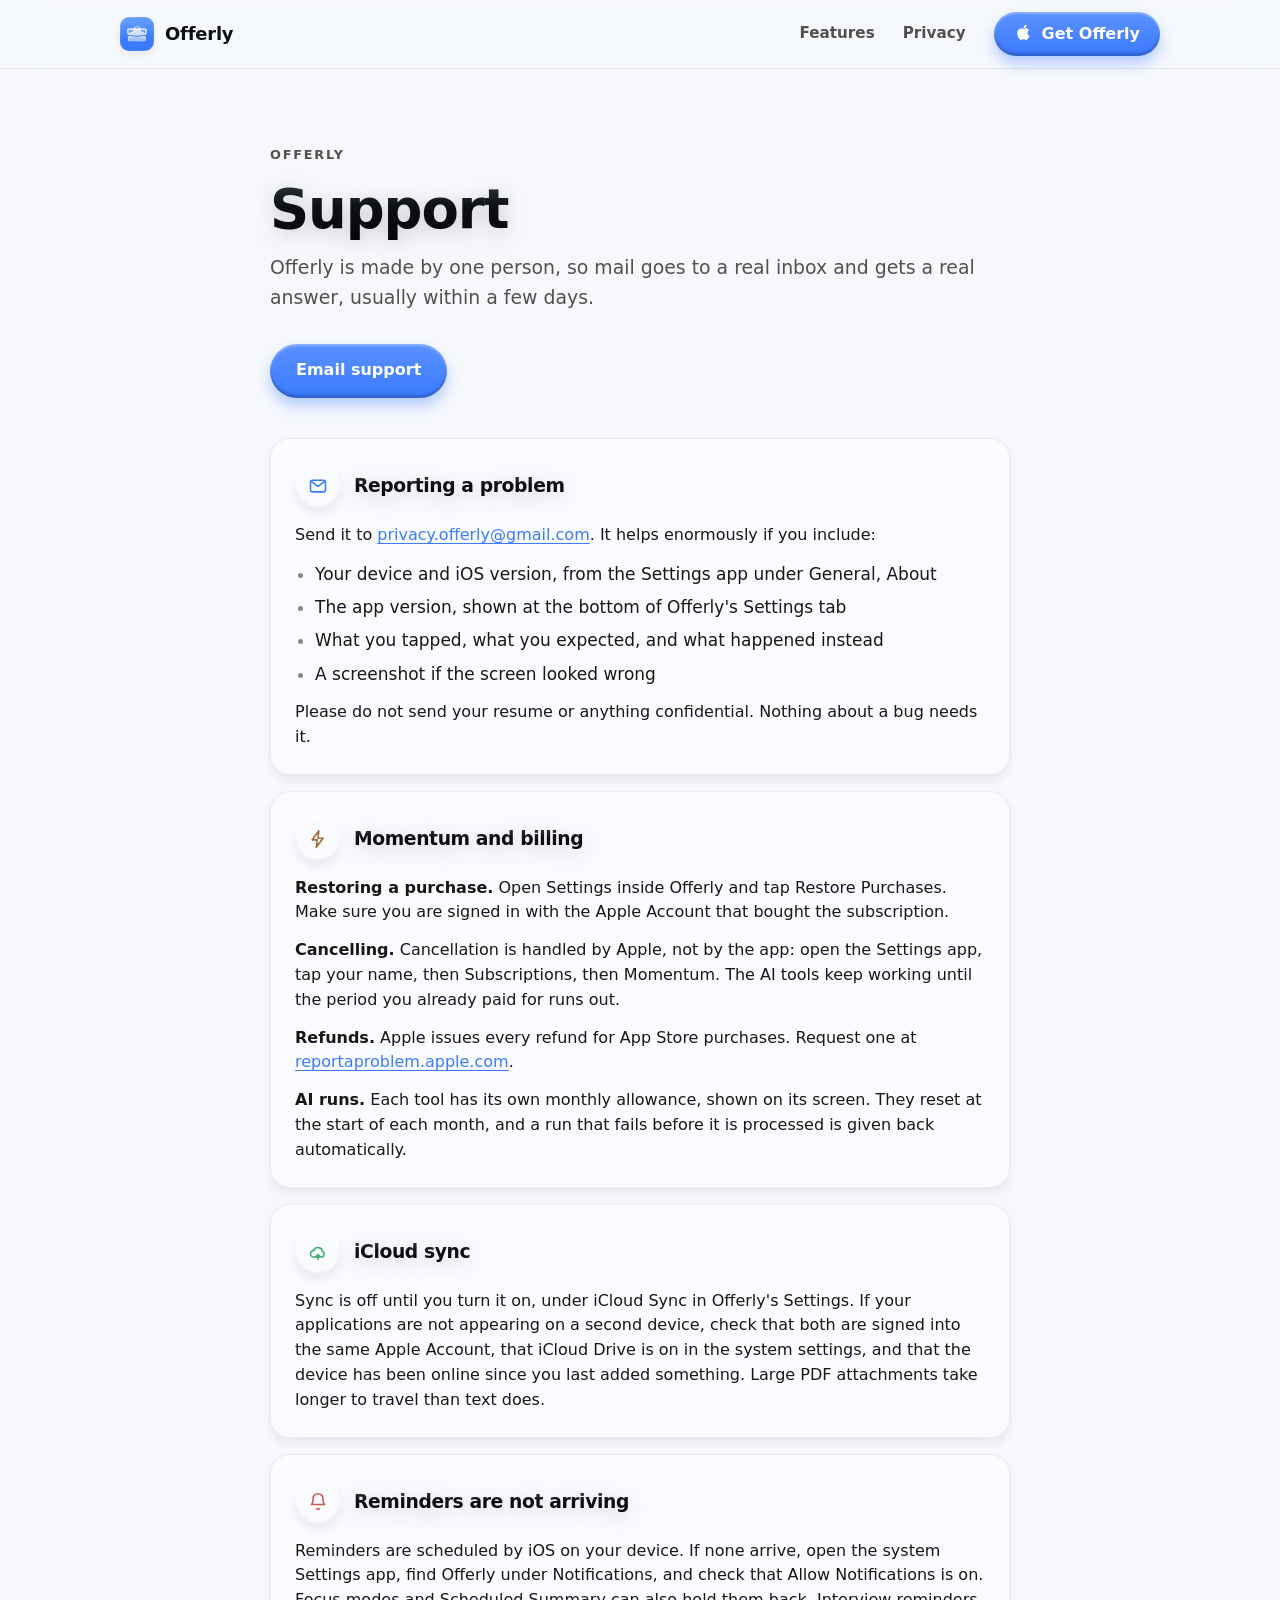
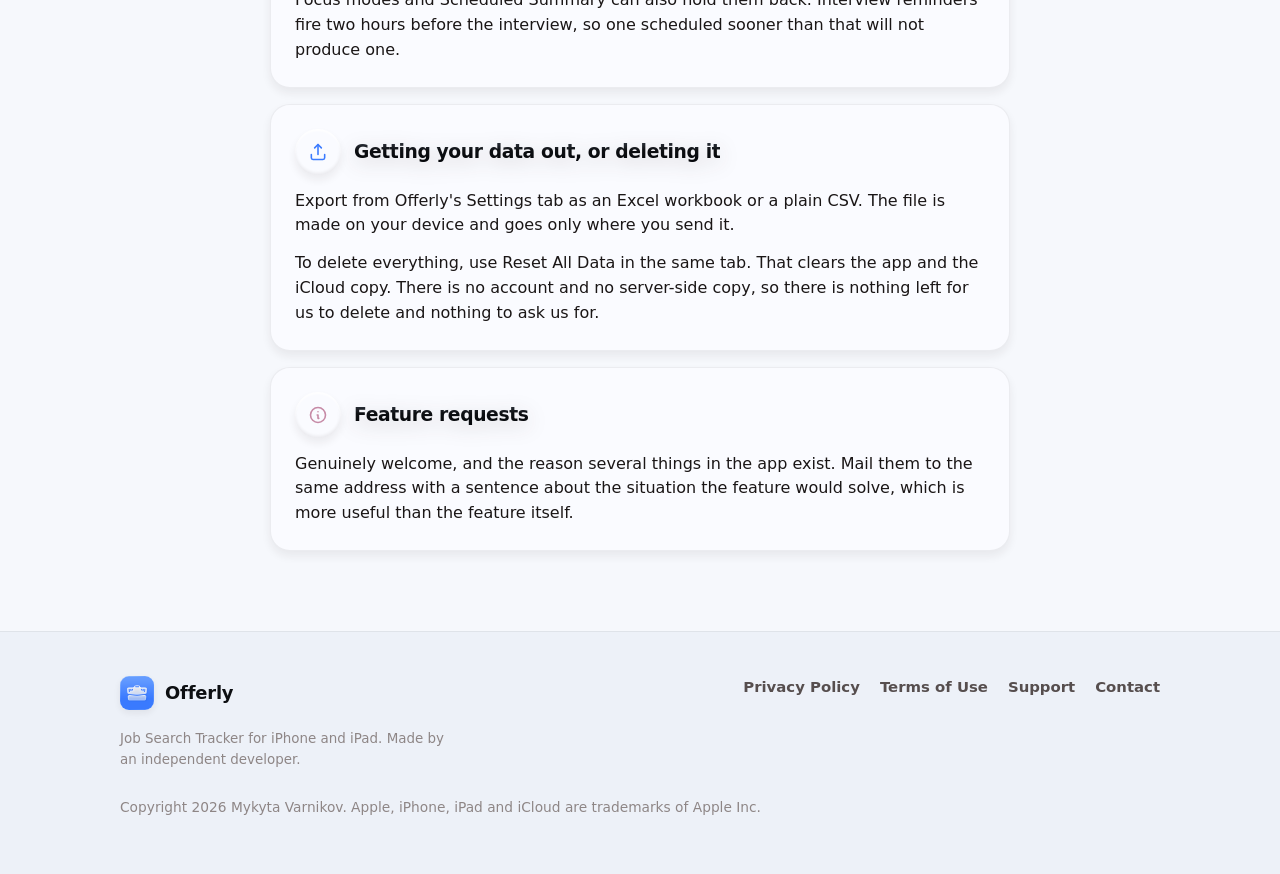
<file: support.html>
<!doctype html>
<html lang="en">
<head>
<meta charset="utf-8">
<meta name="viewport" content="width=device-width, initial-scale=1, viewport-fit=cover">
<title>Support — Offerly</title>
<meta name="description" content="Help with Offerly: restoring Momentum, iCloud sync, reminders, AI allowances, exporting and deleting your data, and how to reach a human.">
<link rel="canonical" href="https://kaisse99.github.io/offerly/support.html">
<meta name="theme-color" content="#F6F8FC" media="(prefers-color-scheme: light)">
<meta name="theme-color" content="#0D0F12" media="(prefers-color-scheme: dark)">
<meta name="apple-itunes-app" content="app-id=6758880781">
<link rel="icon" href="assets/icon.png">
<link rel="apple-touch-icon" href="assets/icon.png">
<link rel="stylesheet" href="styles.css">
</head>
<body>
<a class="skip" href="#main">Skip to content</a>

<header class="site-head">
    <div class="wrap">
        <a class="wordmark" href="./"><img src="assets/icon.png" alt="" width="34" height="34">Offerly</a>
        <nav class="site-nav" aria-label="Primary">
            <a class="hide-sm" href="./#features">Features</a>
            <a class="hide-sm" href="privacy.html">Privacy</a>
            <a class="btn btn-cobalt" href="https://apps.apple.com/app/offerly/id6758880781"><svg viewBox="0 0 24 24" aria-hidden="true"><path d="M17.05 12.54c-.02-2.4 1.96-3.55 2.05-3.61-1.12-1.63-2.86-1.86-3.48-1.89-1.48-.15-2.89.87-3.64.87-.75 0-1.91-.85-3.14-.83-1.61.02-3.1.94-3.93 2.38-1.68 2.91-.43 7.21 1.2 9.57.8 1.16 1.75 2.45 3 2.4 1.2-.05 1.66-.78 3.11-.78 1.45 0 1.86.78 3.13.75 1.29-.02 2.11-1.17 2.9-2.34.91-1.34 1.29-2.64 1.31-2.71-.03-.01-2.51-.96-2.53-3.81M14.72 5.4c.66-.81 1.11-1.93.99-3.05-.95.04-2.11.64-2.8 1.44-.61.71-1.15 1.85-1.01 2.94 1.06.08 2.15-.54 2.82-1.33"/></svg>Get Offerly</a>
        </nav>
    </div>
</header>

<main id="main" class="doc">
    <div class="wrap">
        <div class="doc-head">
            <p class="eyebrow">Offerly</p>
            <h1>Support</h1>
            <p class="lede">Offerly is made by one person, so mail goes to a real inbox and gets a real answer, usually within a few days.</p>
            <div class="hero-actions">
                <a class="btn btn-cobalt" href="mailto:privacy.offerly@gmail.com?subject=Offerly%20support">Email support</a>
            </div>
        </div>

        <div class="policy">
            <article class="card">
                <div class="policy-head">
                    <span class="badge accent"><svg viewBox="0 0 24 24" fill="none" stroke="currentColor" stroke-width="1.9" stroke-linecap="round" stroke-linejoin="round"><rect x="3" y="5" width="18" height="14" rx="2.5"></rect><path d="M3.8 6.5L12 12.5l8.2-6"></path></svg></span>
                    <h2>Reporting a problem</h2>
                </div>
                <p>Send it to <a href="mailto:privacy.offerly@gmail.com?subject=Offerly%20bug%20report">privacy.offerly@gmail.com</a>. It helps enormously if you include:</p>
                <ul>
                    <li>Your device and iOS version, from the Settings app under General, About</li>
                    <li>The app version, shown at the bottom of Offerly's Settings tab</li>
                    <li>What you tapped, what you expected, and what happened instead</li>
                    <li>A screenshot if the screen looked wrong</li>
                </ul>
                <p>Please do not send your resume or anything confidential. Nothing about a bug needs it.</p>
            </article>

            <article class="card">
                <div class="policy-head">
                    <span class="badge amber"><svg viewBox="0 0 24 24" fill="none" stroke="currentColor" stroke-width="1.9" stroke-linecap="round" stroke-linejoin="round"><path d="M13 2L5 13h6l-1 9 8-11h-6z"></path></svg></span>
                    <h2>Momentum and billing</h2>
                </div>
                <p><strong>Restoring a purchase.</strong> Open Settings inside Offerly and tap Restore Purchases. Make sure you are signed in with the Apple Account that bought the subscription.</p>
                <p><strong>Cancelling.</strong> Cancellation is handled by Apple, not by the app: open the Settings app, tap your name, then Subscriptions, then Momentum. The AI tools keep working until the period you already paid for runs out.</p>
                <p><strong>Refunds.</strong> Apple issues every refund for App Store purchases. Request one at <a href="https://reportaproblem.apple.com">reportaproblem.apple.com</a>.</p>
                <p><strong>AI runs.</strong> Each tool has its own monthly allowance, shown on its screen. They reset at the start of each month, and a run that fails before it is processed is given back automatically.</p>
            </article>

            <article class="card">
                <div class="policy-head">
                    <span class="badge green"><svg viewBox="0 0 24 24" fill="none" stroke="currentColor" stroke-width="1.9" stroke-linecap="round" stroke-linejoin="round"><path d="M7 18a4 4 0 0 1 0-8 5.5 5.5 0 0 1 10.5 1.5A3.5 3.5 0 0 1 17 18z"></path><path d="M12 21v-6M9.5 17.5L12 15l2.5 2.5"></path></svg></span>
                    <h2>iCloud sync</h2>
                </div>
                <p>Sync is off until you turn it on, under iCloud Sync in Offerly's Settings. If your applications are not appearing on a second device, check that both are signed into the same Apple Account, that iCloud Drive is on in the system settings, and that the device has been online since you last added something. Large PDF attachments take longer to travel than text does.</p>
            </article>

            <article class="card">
                <div class="policy-head">
                    <span class="badge rust"><svg viewBox="0 0 24 24" fill="none" stroke="currentColor" stroke-width="1.9" stroke-linecap="round" stroke-linejoin="round"><path d="M18 8A6 6 0 1 0 6 8c0 6-2 7-2 7h16s-2-1-2-7"></path><path d="M10.3 20a2 2 0 0 0 3.4 0"></path></svg></span>
                    <h2>Reminders are not arriving</h2>
                </div>
                <p>Reminders are scheduled by iOS on your device. If none arrive, open the system Settings app, find Offerly under Notifications, and check that Allow Notifications is on. Focus modes and Scheduled Summary can also hold them back. Interview reminders fire two hours before the interview, so one scheduled sooner than that will not produce one.</p>
            </article>

            <article class="card">
                <div class="policy-head">
                    <span class="badge accent"><svg viewBox="0 0 24 24" fill="none" stroke="currentColor" stroke-width="1.9" stroke-linecap="round" stroke-linejoin="round"><path d="M12 15V3"></path><path d="M8 7l4-4 4 4"></path><path d="M4 15v4a2 2 0 0 0 2 2h12a2 2 0 0 0 2-2v-4"></path></svg></span>
                    <h2>Getting your data out, or deleting it</h2>
                </div>
                <p>Export from Offerly's Settings tab as an Excel workbook or a plain CSV. The file is made on your device and goes only where you send it.</p>
                <p>To delete everything, use Reset All Data in the same tab. That clears the app and the iCloud copy. There is no account and no server-side copy, so there is nothing left for us to delete and nothing to ask us for.</p>
            </article>

            <article class="card">
                <div class="policy-head">
                    <span class="badge rose"><svg viewBox="0 0 24 24" fill="none" stroke="currentColor" stroke-width="1.9" stroke-linecap="round" stroke-linejoin="round"><circle cx="12" cy="12" r="9"></circle><path d="M12 8h.01M11 12h1v4h1"></path></svg></span>
                    <h2>Feature requests</h2>
                </div>
                <p>Genuinely welcome, and the reason several things in the app exist. Mail them to the same address with a sentence about the situation the feature would solve, which is more useful than the feature itself.</p>
            </article>
        </div>
    </div>
</main>

<footer class="site-foot">
    <div class="wrap">
        <div>
            <a class="wordmark" href="./"><img src="assets/icon.png" alt="" width="34" height="34">Offerly</a>
            <p class="foot-note" style="margin-top:12px">Job Search Tracker for iPhone and iPad. Made by an independent developer.</p>
        </div>
        <nav class="foot-links" aria-label="Footer">
            <a href="privacy.html">Privacy Policy</a>
            <a href="terms.html">Terms of Use</a>
            <a href="support.html">Support</a>
            <a href="mailto:privacy.offerly@gmail.com">Contact</a>
        </nav>
    </div>
    <div class="wrap" style="margin-top:26px">
        <p class="fine">Copyright 2026 Mykyta Varnikov. Apple, iPhone, iPad and iCloud are trademarks of Apple Inc.</p>
    </div>
</footer>

</body>
</html>
</file>
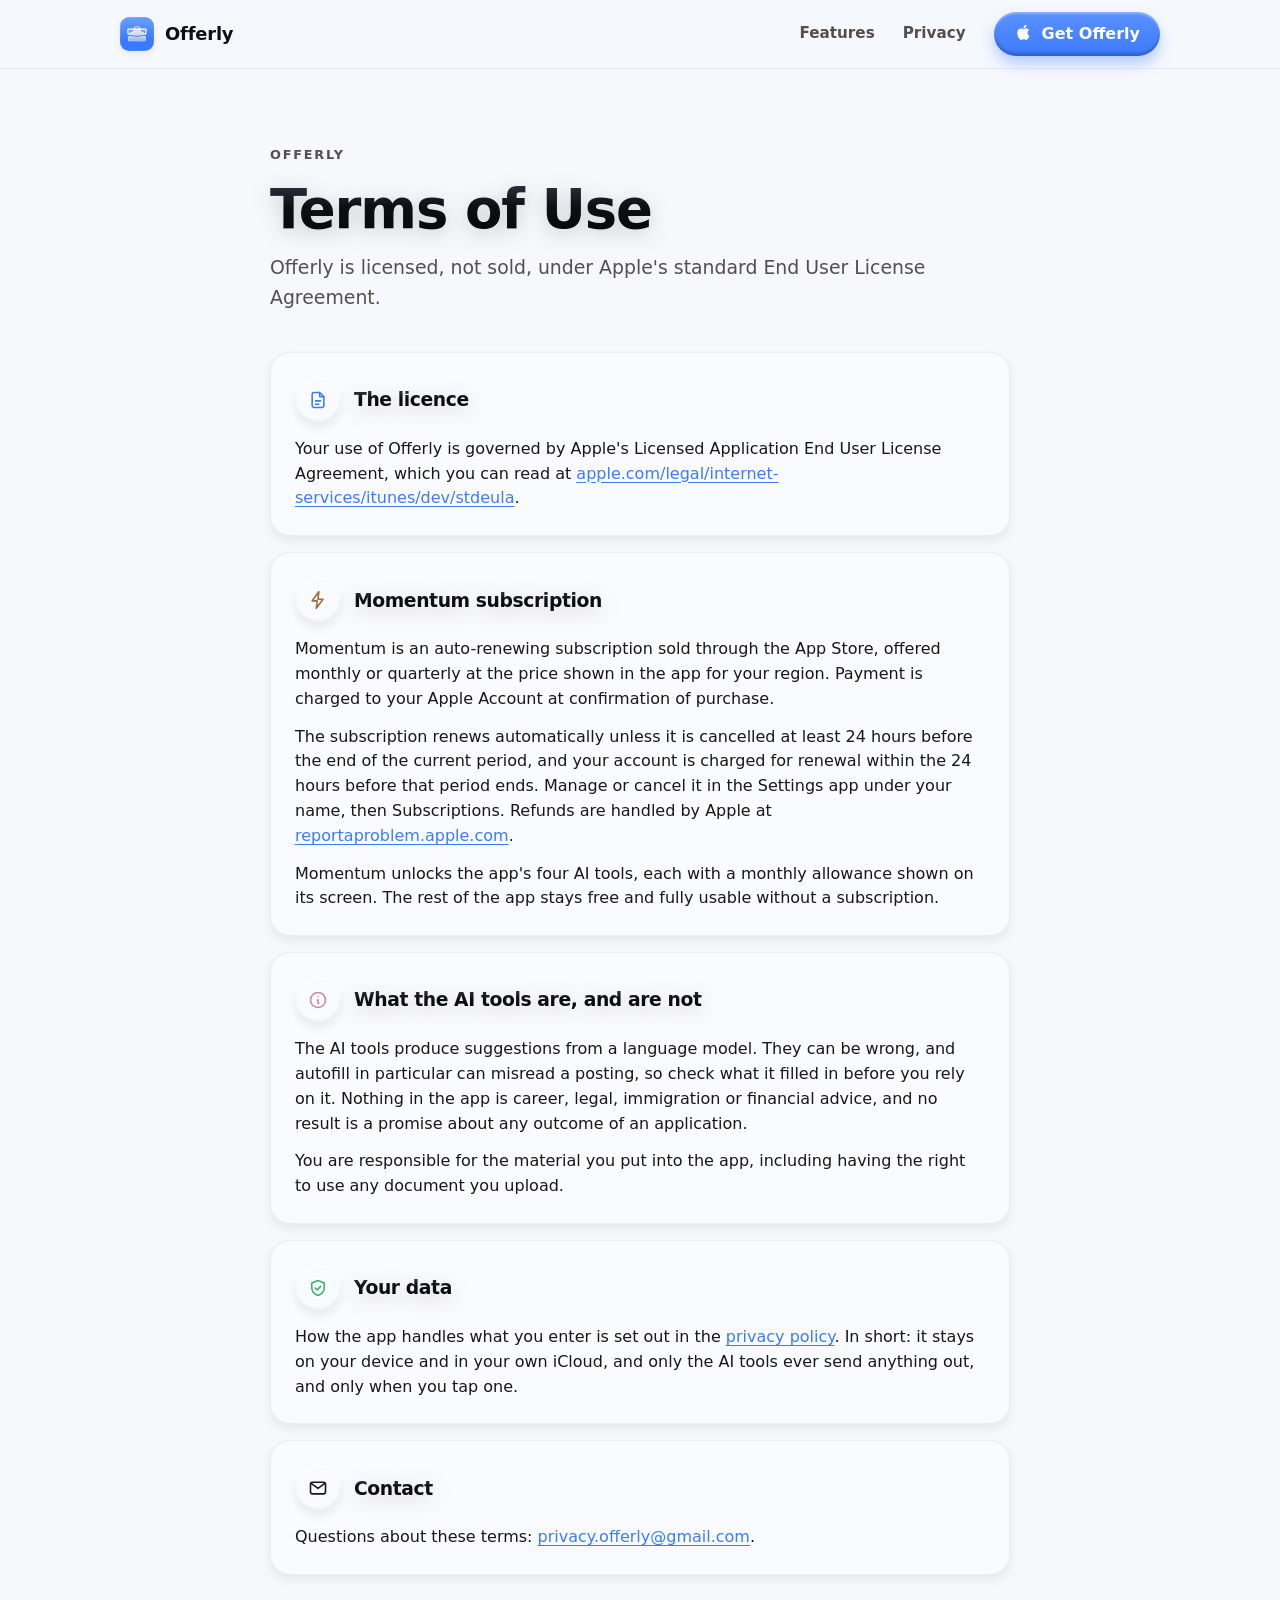
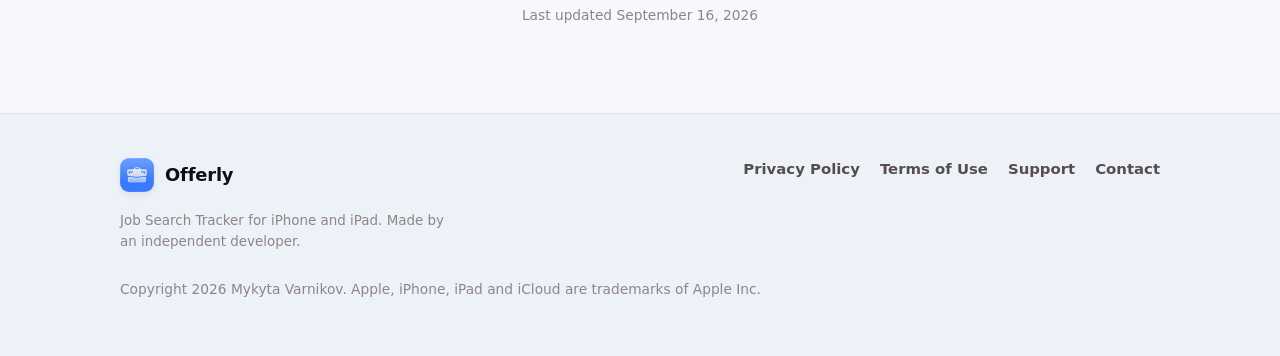
<file: terms.html>
<!doctype html>
<html lang="en">
<head>
<meta charset="utf-8">
<meta name="viewport" content="width=device-width, initial-scale=1, viewport-fit=cover">
<title>Terms of Use — Offerly</title>
<meta name="description" content="The terms covering Offerly and the Momentum subscription, including Apple's standard licence agreement.">
<link rel="canonical" href="https://kaisse99.github.io/offerly/terms.html">
<meta name="theme-color" content="#F6F8FC" media="(prefers-color-scheme: light)">
<meta name="theme-color" content="#0D0F12" media="(prefers-color-scheme: dark)">
<meta name="apple-itunes-app" content="app-id=6758880781">
<link rel="icon" href="assets/icon.png">
<link rel="apple-touch-icon" href="assets/icon.png">
<link rel="stylesheet" href="styles.css">
</head>
<body>
<a class="skip" href="#main">Skip to content</a>

<header class="site-head">
    <div class="wrap">
        <a class="wordmark" href="./"><img src="assets/icon.png" alt="" width="34" height="34">Offerly</a>
        <nav class="site-nav" aria-label="Primary">
            <a class="hide-sm" href="./#features">Features</a>
            <a class="hide-sm" href="privacy.html">Privacy</a>
            <a class="btn btn-cobalt" href="https://apps.apple.com/app/offerly/id6758880781"><svg viewBox="0 0 24 24" aria-hidden="true"><path d="M17.05 12.54c-.02-2.4 1.96-3.55 2.05-3.61-1.12-1.63-2.86-1.86-3.48-1.89-1.48-.15-2.89.87-3.64.87-.75 0-1.91-.85-3.14-.83-1.61.02-3.1.94-3.93 2.38-1.68 2.91-.43 7.21 1.2 9.57.8 1.16 1.75 2.45 3 2.4 1.2-.05 1.66-.78 3.11-.78 1.45 0 1.86.78 3.13.75 1.29-.02 2.11-1.17 2.9-2.34.91-1.34 1.29-2.64 1.31-2.71-.03-.01-2.51-.96-2.53-3.81M14.72 5.4c.66-.81 1.11-1.93.99-3.05-.95.04-2.11.64-2.8 1.44-.61.71-1.15 1.85-1.01 2.94 1.06.08 2.15-.54 2.82-1.33"/></svg>Get Offerly</a>
        </nav>
    </div>
</header>

<main id="main" class="doc">
    <div class="wrap">
        <div class="doc-head">
            <p class="eyebrow">Offerly</p>
            <h1>Terms of Use</h1>
            <p class="lede">Offerly is licensed, not sold, under Apple's standard End User License Agreement.</p>
        </div>

        <div class="policy">
            <article class="card">
                <div class="policy-head">
                    <span class="badge accent"><svg viewBox="0 0 24 24" fill="none" stroke="currentColor" stroke-width="1.9" stroke-linecap="round" stroke-linejoin="round"><path d="M14 3H7a2 2 0 0 0-2 2v14a2 2 0 0 0 2 2h10a2 2 0 0 0 2-2V8z"></path><path d="M14 3v5h5M9 13h6M9 17h4"></path></svg></span>
                    <h2>The licence</h2>
                </div>
                <p>Your use of Offerly is governed by Apple's Licensed Application End User License Agreement, which you can read at <a href="https://www.apple.com/legal/internet-services/itunes/dev/stdeula/">apple.com/legal/internet-services/itunes/dev/stdeula</a>.</p>
            </article>

            <article class="card">
                <div class="policy-head">
                    <span class="badge amber"><svg viewBox="0 0 24 24" fill="none" stroke="currentColor" stroke-width="1.9" stroke-linecap="round" stroke-linejoin="round"><path d="M13 2L5 13h6l-1 9 8-11h-6z"></path></svg></span>
                    <h2>Momentum subscription</h2>
                </div>
                <p>Momentum is an auto-renewing subscription sold through the App Store, offered monthly or quarterly at the price shown in the app for your region. Payment is charged to your Apple Account at confirmation of purchase.</p>
                <p>The subscription renews automatically unless it is cancelled at least 24 hours before the end of the current period, and your account is charged for renewal within the 24 hours before that period ends. Manage or cancel it in the Settings app under your name, then Subscriptions. Refunds are handled by Apple at <a href="https://reportaproblem.apple.com">reportaproblem.apple.com</a>.</p>
                <p>Momentum unlocks the app's four AI tools, each with a monthly allowance shown on its screen. The rest of the app stays free and fully usable without a subscription.</p>
            </article>

            <article class="card">
                <div class="policy-head">
                    <span class="badge rose"><svg viewBox="0 0 24 24" fill="none" stroke="currentColor" stroke-width="1.9" stroke-linecap="round" stroke-linejoin="round"><circle cx="12" cy="12" r="9"></circle><path d="M12 8h.01M11 12h1v4h1"></path></svg></span>
                    <h2>What the AI tools are, and are not</h2>
                </div>
                <p>The AI tools produce suggestions from a language model. They can be wrong, and autofill in particular can misread a posting, so check what it filled in before you rely on it. Nothing in the app is career, legal, immigration or financial advice, and no result is a promise about any outcome of an application.</p>
                <p>You are responsible for the material you put into the app, including having the right to use any document you upload.</p>
            </article>

            <article class="card">
                <div class="policy-head">
                    <span class="badge green"><svg viewBox="0 0 24 24" fill="none" stroke="currentColor" stroke-width="1.9" stroke-linecap="round" stroke-linejoin="round"><path d="M12 3l7.5 3v5.5c0 4.6-3.1 8-7.5 9.5-4.4-1.5-7.5-4.9-7.5-9.5V6z"></path><path d="M8.8 12.2l2.2 2.2 4.2-4.4"></path></svg></span>
                    <h2>Your data</h2>
                </div>
                <p>How the app handles what you enter is set out in the <a href="privacy.html">privacy policy</a>. In short: it stays on your device and in your own iCloud, and only the AI tools ever send anything out, and only when you tap one.</p>
            </article>

            <article class="card">
                <div class="policy-head">
                    <span class="badge"><svg viewBox="0 0 24 24" fill="none" stroke="currentColor" stroke-width="1.9" stroke-linecap="round" stroke-linejoin="round"><rect x="3" y="5" width="18" height="14" rx="2.5"></rect><path d="M3.8 6.5L12 12.5l8.2-6"></path></svg></span>
                    <h2>Contact</h2>
                </div>
                <p>Questions about these terms: <a href="mailto:privacy.offerly@gmail.com">privacy.offerly@gmail.com</a>.</p>
            </article>
        </div>

        <div class="doc-foot">
            <p class="fine">Last updated September 16, 2026</p>
        </div>
    </div>
</main>

<footer class="site-foot">
    <div class="wrap">
        <div>
            <a class="wordmark" href="./"><img src="assets/icon.png" alt="" width="34" height="34">Offerly</a>
            <p class="foot-note" style="margin-top:12px">Job Search Tracker for iPhone and iPad. Made by an independent developer.</p>
        </div>
        <nav class="foot-links" aria-label="Footer">
            <a href="privacy.html">Privacy Policy</a>
            <a href="terms.html">Terms of Use</a>
            <a href="support.html">Support</a>
            <a href="mailto:privacy.offerly@gmail.com">Contact</a>
        </nav>
    </div>
    <div class="wrap" style="margin-top:26px">
        <p class="fine">Copyright 2026 Mykyta Varnikov. Apple, iPhone, iPad and iCloud are trademarks of Apple Inc.</p>
    </div>
</footer>

</body>
</html>
</file>
<file: styles.css>
/* Offerly website — the app's clay design system, ported from Theme.swift.
   Palette, radii and shadow recipes are the same values the app compiles. */

:root {
    color-scheme: light dark;

    --bg: #F6F8FC;
    --bg-sink: #EDF1F8;
    --surface: #FAFBFF;

    --ink: #1A1616;
    --ink-strong: #0D0F12;
    --on-ink: #FFFFFF;
    --muted: #8E8686;
    --section: #564E4E;

    --accent: #3B7BFF;
    --accent-lift: #5B90FF;
    --green: #3FAE6E;
    --rust: #C75A4D;
    --amber: #A06A3C;
    --rose: #C68AA6;

    --card-edge: rgba(0, 0, 0, 0.06);
    --outline: rgba(26, 22, 22, 0.55);
    --shadow: rgba(43, 31, 31, 0.07);
    --shadow-deep: rgba(43, 31, 31, 0.13);
    --rim: rgba(255, 255, 255, 0.9);
    --shade: rgba(0, 0, 0, 0.08);
    --track: rgba(26, 22, 22, 0.08);
    --bezel: #1A1616;
    --type-rim: rgba(255, 255, 255, 0.95);
    --type-shade: rgba(43, 31, 31, 0.11);
    --type-shade-far: rgba(43, 31, 31, 0.07);
    --type-top: #343A44;
    --type-bot: #04060A;
    --type-cast: rgba(43, 31, 31, 0.20);
    --lux-top: #8FB4FF;
    --lux-bot: #2A5FD0;
    --lux-cast: rgba(29, 54, 110, 0.30);
    --lux-glow: rgba(59, 123, 255, 0.40);

    --radius: 20px;
    --radius-sm: 14px;
    --gutter: clamp(20px, 5vw, 40px);
    --measure: 1120px;
}

@media (prefers-color-scheme: dark) {
    :root {
        --bg: #0D0F12;
        --bg-sink: #090B0E;
        --surface: #15181D;

        --ink: #F5EFEF;
        --ink-strong: #F6F8FC;
        --on-ink: #1A1616;
        --muted: #ADA7A7;
        --section: #D6D0D0;

        --card-edge: rgba(255, 255, 255, 0.07);
        --outline: rgba(245, 239, 239, 0.45);
        --shadow: rgba(0, 0, 0, 0.40);
        --shadow-deep: rgba(0, 0, 0, 0.55);
        --rim: rgba(255, 255, 255, 0.06);
        --shade: rgba(0, 0, 0, 0.45);
        --track: rgba(255, 255, 255, 0.10);
        --bezel: #2A2D33;
        --type-rim: rgba(255, 255, 255, 0.10);
        --type-shade: rgba(0, 0, 0, 0.50);
        --type-shade-far: rgba(0, 0, 0, 0.32);
        --type-top: #FFFFFF;
        --type-bot: #AEB8C9;
        --type-cast: rgba(0, 0, 0, 0.60);
        --lux-top: #A8C8FF;
        --lux-bot: #2F6BE0;
        --lux-cast: rgba(0, 0, 0, 0.55);
        --lux-glow: rgba(93, 146, 255, 0.48);
    }
}

*, *::before, *::after { box-sizing: border-box; }

html { -webkit-text-size-adjust: 100%; scroll-behavior: smooth; overflow-x: clip; }

@media (prefers-reduced-motion: reduce) {
    html { scroll-behavior: auto; }
    * { animation-duration: 0.01ms !important; transition-duration: 0.01ms !important; }
}

body {
    margin: 0;
    padding: env(safe-area-inset-top, 0px) 0 env(safe-area-inset-bottom, 0px);
    background: var(--bg);
    color: var(--ink);
    font-family: ui-rounded, "SF Pro Rounded", -apple-system, BlinkMacSystemFont, "Segoe UI Variable Display", "Segoe UI", system-ui, sans-serif;
    font-size: 17px;
    line-height: 1.55;
    -webkit-font-smoothing: antialiased;
    overflow-x: clip;
    overflow-wrap: break-word;
}

img { max-width: 100%; display: block; }
a { color: var(--accent); text-underline-offset: 3px; }
a:hover { color: var(--accent-lift); }

h1, h2, h3 { color: var(--ink-strong); line-height: 1.15; letter-spacing: -0.02em; margin: 0; }
h1, h2, .clay-type {
    text-shadow:
        0 1px 0 var(--type-rim),
        0 2px 4px var(--type-shade),
        0 9px 18px var(--type-shade-far);
}

@supports (background-clip: text) or (-webkit-background-clip: text) {
    h1, h2, .clay-type {
        background-image: linear-gradient(
            180deg,
            var(--type-top) 0%,
            var(--ink-strong) 44%,
            var(--type-bot) 100%
        );
        background-size: 100% 1.16em;
        background-repeat: repeat-y;
        -webkit-background-clip: text;
        background-clip: text;
        color: transparent;
        text-shadow: none;
        filter: drop-shadow(0 5px 10px var(--type-cast));
    }

    .lux {
        background-image: linear-gradient(
            180deg,
            var(--lux-top) 0%,
            var(--accent) 52%,
            var(--lux-bot) 100%
        );
        background-size: 100% 1.16em;
        background-repeat: repeat-y;
        -webkit-background-clip: text;
        background-clip: text;
        color: transparent;
    }
}

.lux { color: var(--accent); }
h1 { font-size: clamp(2.1rem, 5.4vw, 3.4rem); font-weight: 800; }
h2 { font-size: clamp(1.6rem, 3.6vw, 2.3rem); font-weight: 800; }
h3 { font-size: 1.1rem; font-weight: 700; }
p { margin: 0; }

.skip {
    position: absolute;
    left: -9999px;
    top: 0;
    background: var(--surface);
    color: var(--ink);
    padding: 12px 18px;
    border-radius: 0 0 var(--radius-sm) 0;
    z-index: 20;
}
.skip:focus { left: 0; }

:focus-visible { outline: 3px solid var(--accent); outline-offset: 3px; border-radius: 8px; }

.wrap { width: 100%; max-width: var(--measure); margin: 0 auto; padding-inline: var(--gutter); }

/* Clay surfaces: neuCard, ClayIconBadge and the two clay button styles. */

.card {
    background: var(--surface);
    border: 1px solid var(--card-edge);
    border-radius: var(--radius);
    box-shadow: 0 5px 10px var(--shadow);
}

.badge {
    flex: none;
    width: 46px;
    height: 46px;
    border-radius: 50%;
    background: var(--surface);
    box-shadow:
        inset 0 2px 2px var(--rim),
        inset 0 -2px 3px var(--shadow),
        0 5px 8px var(--shadow);
    display: grid;
    place-items: center;
    color: var(--ink);
}
.badge svg { width: 20px; height: 20px; }
.badge.accent { color: var(--accent); }
.badge.green { color: var(--green); }
.badge.rust { color: var(--rust); }
.badge.amber { color: var(--amber); }
.badge.rose { color: var(--rose); }

.btn {
    display: inline-flex;
    align-items: center;
    justify-content: center;
    gap: 9px;
    min-height: 54px;
    padding: 0 26px;
    border: none;
    border-radius: 999px;
    font: inherit;
    font-weight: 700;
    font-size: 1rem;
    text-decoration: none;
    cursor: pointer;
    transition: transform 0.18s cubic-bezier(0.32, 0.72, 0, 1), box-shadow 0.18s ease;
}
.btn:active { transform: scale(0.97); }
.btn svg { width: 19px; height: 19px; flex: none; margin-top: -3px; fill: currentColor; }

.btn-cobalt {
    background: linear-gradient(180deg, var(--accent-lift), var(--accent));
    color: #fff;
    box-shadow:
        inset 0 2px 2px rgba(255, 255, 255, 0.3),
        inset 0 -3px 3px rgba(0, 0, 0, 0.22),
        0 8px 14px rgba(59, 123, 255, 0.35);
}
.btn-cobalt:hover { color: #fff; box-shadow: inset 0 2px 2px rgba(255,255,255,.3), inset 0 -3px 3px rgba(0,0,0,.22), 0 11px 20px rgba(59,123,255,.42); }

.btn-outline {
    background: var(--surface);
    color: var(--ink);
    border: 1.3px solid var(--outline);
    box-shadow: inset 0 2px 2px var(--rim), inset 0 -3px 3px var(--shade), 0 5px 9px var(--shadow);
}
.btn-outline:hover { color: var(--ink); }

.eyebrow {
    font-size: 0.8rem;
    font-weight: 700;
    letter-spacing: 0.14em;
    text-transform: uppercase;
    color: var(--section);
    margin-bottom: 14px;
}

.lede { font-size: clamp(1.02rem, 2vw, 1.18rem); color: var(--section); max-width: 62ch; }
.fine { font-size: 0.86rem; color: var(--muted); }

/* Header */

.site-head {
    position: sticky;
    top: env(safe-area-inset-top, 0px);
    z-index: 10;
    background: color-mix(in srgb, var(--bg) 82%, transparent);
    backdrop-filter: saturate(180%) blur(18px);
    -webkit-backdrop-filter: saturate(180%) blur(18px);
    border-bottom: 1px solid var(--card-edge);
}
.site-head .wrap {
    display: flex;
    align-items: center;
    gap: 18px;
    min-height: 68px;
}
.wordmark {
    display: inline-flex;
    align-items: center;
    gap: 11px;
    font-weight: 800;
    font-size: 1.12rem;
    color: var(--ink-strong);
    text-decoration: none;
    letter-spacing: -0.01em;
}
.wordmark img {
    width: 34px;
    height: 34px;
    border-radius: 9px;
    box-shadow: 0 3px 7px var(--shadow);
}
.site-nav { margin-left: auto; display: flex; align-items: center; gap: clamp(14px, 2.5vw, 28px); }
.site-nav a:not(.btn) { color: var(--section); text-decoration: none; font-weight: 600; font-size: 0.95rem; }
.site-nav a:not(.btn):hover { color: var(--ink-strong); }
.site-nav .btn { min-height: 44px; padding: 0 20px; }
@media (max-width: 720px) {
    .site-nav .hide-sm { display: none; }
}

/* Hero */

.hero { padding: clamp(48px, 8vw, 96px) 0 clamp(36px, 6vw, 72px); }
.hero .wrap { display: grid; grid-template-columns: minmax(0, 1.05fr) minmax(0, 0.95fr); gap: clamp(32px, 6vw, 72px); align-items: center; }
.hero p.lede { margin-top: 20px; }
.hero-actions { display: flex; flex-wrap: wrap; gap: 14px; margin-top: 32px; }
.hero-note { margin-top: 18px; }

.pill-row { display: flex; flex-wrap: wrap; gap: 10px; margin-top: 30px; list-style: none; padding: 0; }
.pill-row li {
    font-size: 0.85rem;
    font-weight: 600;
    color: var(--section);
    background: var(--surface);
    border: 1px solid var(--card-edge);
    border-radius: 999px;
    padding: 7px 15px;
    box-shadow: 0 3px 7px var(--shadow);
}

@media (max-width: 900px) {
    .hero .wrap { grid-template-columns: 1fr; }
    .hero-art { justify-self: center; }
}

/* Screenshots: already framed, glowing and on transparency, so nothing is
   drawn around them — only sized, and leaned against each other. */

.hero-art img { width: min(430px, 100%); height: auto; margin-inline: auto; }

.showcase { display: grid; grid-template-columns: minmax(0, 1fr) minmax(0, 0.9fr); gap: clamp(26px, 5vw, 66px); align-items: center; }
.showcase + .showcase { margin-top: clamp(44px, 7vw, 92px); }
.showcase.flip { grid-template-columns: minmax(0, 0.9fr) minmax(0, 1fr); }
.showcase.flip .showcase-art { order: -1; }
.showcase-text .badge { width: 52px; height: 52px; }
.showcase-text .badge svg { width: 23px; height: 23px; }
.showcase-text h3 { font-size: clamp(1.3rem, 2.6vw, 1.75rem); margin: 18px 0 14px; }
.showcase-text p { color: var(--section); }
.showcase-text .checks { margin-top: 20px; }

.showcase-art { margin: 0; position: relative; display: flex; justify-content: center; }
.showcase-art img { width: auto; height: clamp(360px, 44vw, 540px); }
.showcase-art .chip {
    position: absolute;
    left: -4%;
    bottom: 6%;
    width: 64%;
    height: auto;
    filter: drop-shadow(0 18px 30px var(--shadow-deep));
}

@media (max-width: 860px) {
    .showcase, .showcase.flip { grid-template-columns: 1fr; }
    .showcase.flip .showcase-art { order: 0; }
    .showcase-art img { height: clamp(320px, 74vw, 460px); }
    .showcase-art .chip { left: 0; width: 58%; }
}

.rail {
    display: flex;
    gap: clamp(16px, 2.6vw, 26px);
    overflow-x: auto;
    overscroll-behavior-x: contain;
    scroll-snap-type: x mandatory;
    scroll-padding-inline: var(--gutter);
    padding: 10px var(--gutter) 30px;
    margin-inline: calc(var(--gutter) * -1);
    scrollbar-width: none;
}
.rail::-webkit-scrollbar { display: none; }
.rail-item { flex: none; width: clamp(190px, 44vw, 244px); margin: 0; scroll-snap-align: center; }
.rail-item:nth-child(even) { margin-top: clamp(16px, 3vw, 38px); }
.rail-item img { width: 100%; height: auto; }
.rail-item figcaption { margin-top: 14px; min-height: 2.6em; font-size: 0.88rem; color: var(--section); font-weight: 600; text-align: center; }
.rail-hint { margin-top: 4px; }

/* Sections */

section { scroll-margin-top: 90px; }
.band { padding: clamp(48px, 7vw, 88px) 0; }
.band-sink { background: var(--bg-sink); border-block: 1px solid var(--card-edge); }
.band-head { max-width: 62ch; margin-bottom: clamp(28px, 4vw, 44px); }
.band-head p { margin-top: 14px; }

.grid { display: grid; gap: 18px; grid-template-columns: repeat(auto-fit, minmax(270px, 1fr)); }
.feature { padding: 24px; display: flex; flex-direction: column; gap: 14px; }
.feature h3 { margin-top: 2px; }
.feature p { color: var(--section); font-size: 0.97rem; }

.split { display: grid; grid-template-columns: repeat(auto-fit, minmax(300px, 1fr)); gap: 18px; align-items: stretch; }
.grid > *, .split > .card { height: 100%; }
.split > .card.note { align-content: start; }

.tool { padding: 22px; display: grid; grid-template-columns: auto 1fr; gap: 16px; align-items: start; }
.tool h3 { margin-bottom: 6px; }
.tool p { color: var(--section); font-size: 0.95rem; }
.allow { display: inline-block; margin-top: 14px; font-size: 0.8rem; font-weight: 700; color: var(--accent); background: color-mix(in srgb, var(--accent) 12%, transparent); border-radius: 999px; padding: 5px 13px; }

.checks { list-style: none; margin: 0; padding: 0; display: grid; gap: 12px; }
.checks li { display: flex; gap: 11px; align-items: flex-start; color: var(--section); font-size: 0.97rem; }
.checks svg { flex: none; width: 19px; height: 19px; margin-top: 3px; color: var(--green); }

.note { padding: 26px; display: grid; gap: 14px; }
.note strong { color: var(--ink-strong); }

details.faq {
    border: 1px solid var(--card-edge);
    border-radius: var(--radius-sm);
    background: var(--surface);
    box-shadow: 0 4px 8px var(--shadow);
    padding: 4px 20px;
}
details.faq + details.faq { margin-top: 12px; }
details.faq summary {
    cursor: pointer;
    list-style: none;
    padding: 16px 30px 16px 0;
    font-weight: 700;
    color: var(--ink-strong);
    position: relative;
}
details.faq summary::-webkit-details-marker { display: none; }
details.faq summary::after {
    content: "";
    position: absolute;
    right: 4px;
    top: 24px;
    width: 9px;
    height: 9px;
    border-right: 2px solid var(--muted);
    border-bottom: 2px solid var(--muted);
    transform: rotate(45deg);
    transition: transform 0.2s ease;
}
details.faq[open] summary::after { transform: rotate(-135deg); top: 28px; }
details.faq p { padding: 0 0 18px; color: var(--section); font-size: 0.97rem; }

.cta { text-align: center; display: grid; justify-items: center; gap: 22px; }
.cta .hero-actions { justify-content: center; }

/* Long-form pages */

.doc { padding: clamp(36px, 6vw, 64px) 0 clamp(48px, 7vw, 80px); }
.doc .wrap { max-width: 820px; }
.doc-head { margin-bottom: clamp(28px, 4vw, 40px); }
.doc-head p { margin-top: 12px; }
.policy { display: grid; gap: 16px; }
.policy article { padding: 24px; }
.policy-head { display: flex; align-items: center; gap: 13px; margin-bottom: 14px; }
.policy-head h2 { font-size: 1.17rem; }
.policy p { color: var(--ink); font-size: 1rem; }
.policy p + p,
.policy ul + p { margin-top: 13px; }
.policy ul { margin: 13px 0 0; padding-left: 20px; color: var(--ink); display: grid; gap: 7px; }
.policy li::marker { color: var(--muted); }
.doc-foot { text-align: center; padding: 30px 0 6px; display: grid; gap: 7px; }
.doc-foot strong { color: var(--section); font-size: 0.86rem; }

/* Footer */

.site-foot { border-top: 1px solid var(--card-edge); padding: 44px 0 56px; background: var(--bg-sink); }
.site-foot .wrap { display: flex; flex-wrap: wrap; gap: 26px; justify-content: space-between; align-items: flex-start; }
.foot-links { display: flex; flex-wrap: wrap; gap: 20px; }
.foot-links a { color: var(--section); text-decoration: none; font-weight: 600; font-size: 0.93rem; }
.foot-links a:hover { color: var(--ink-strong); text-decoration: underline; }
.foot-note { color: var(--muted); font-size: 0.84rem; max-width: 40ch; }
</file>
